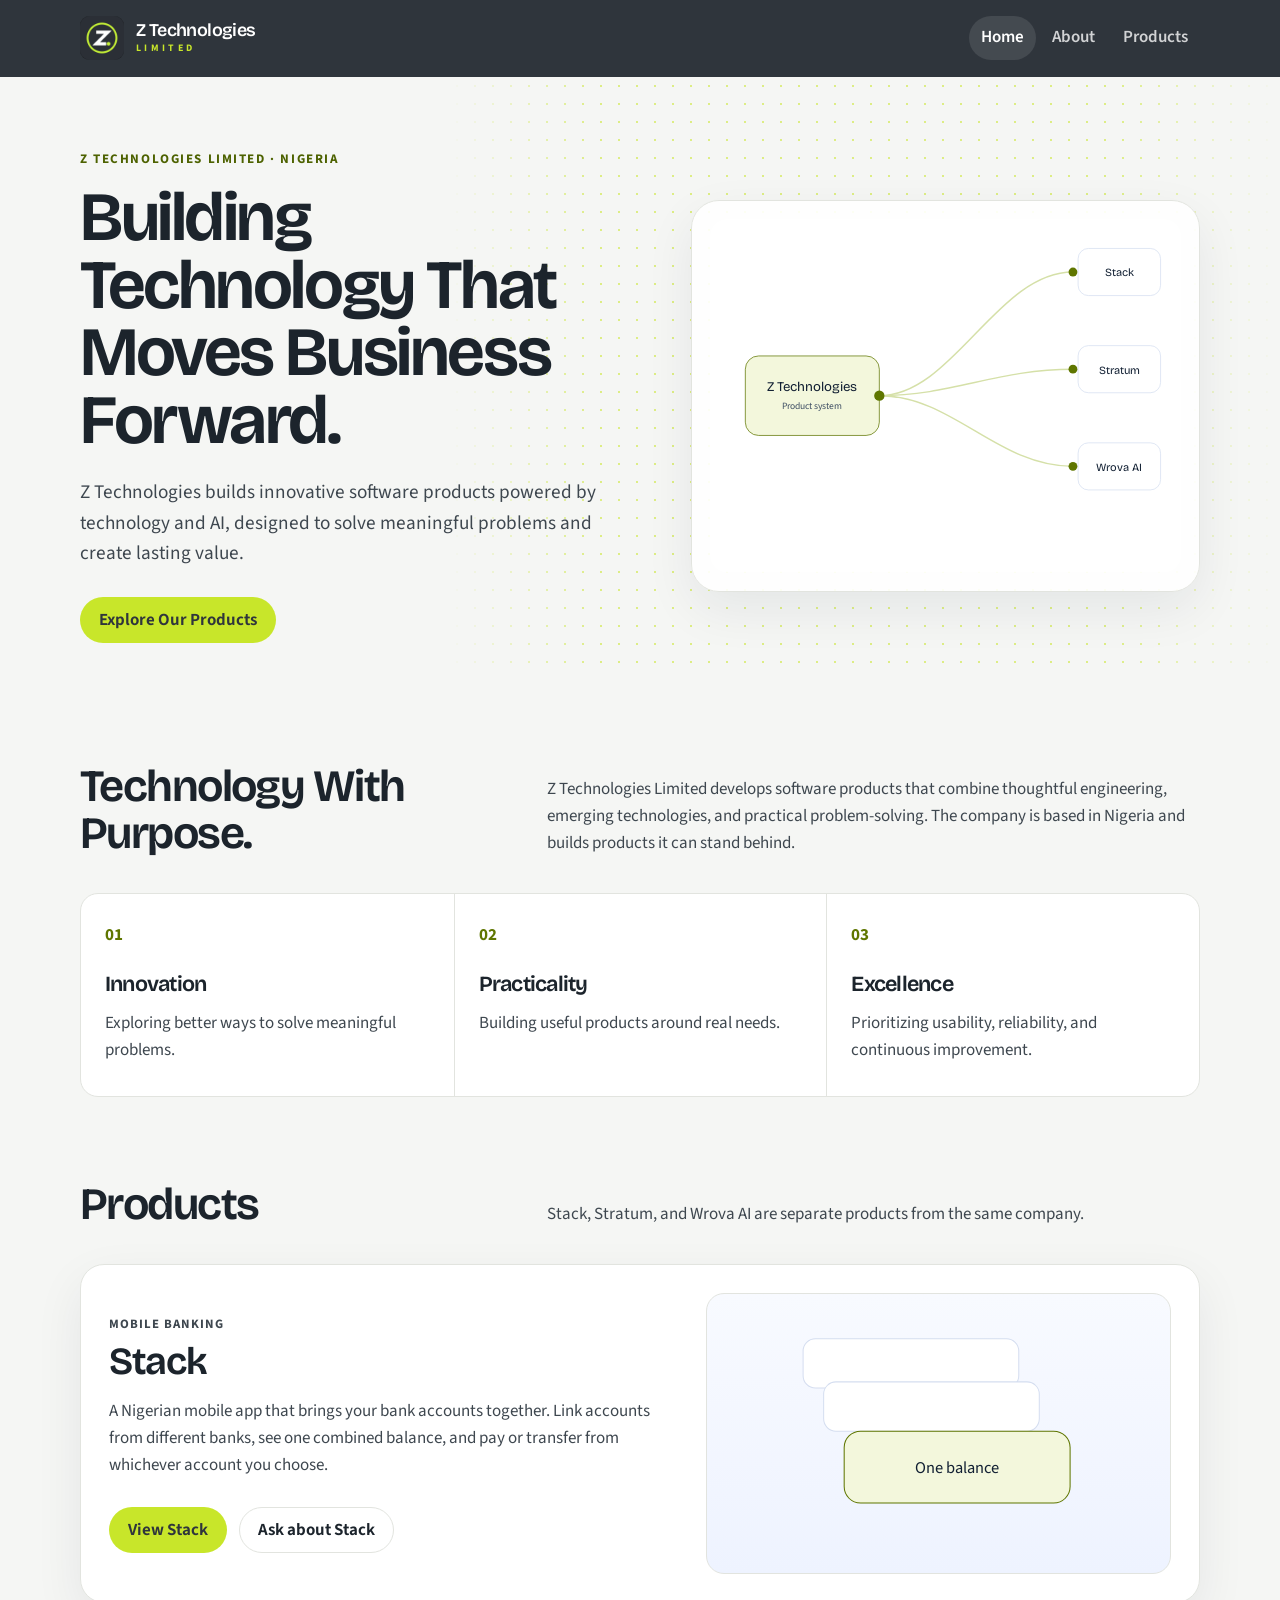
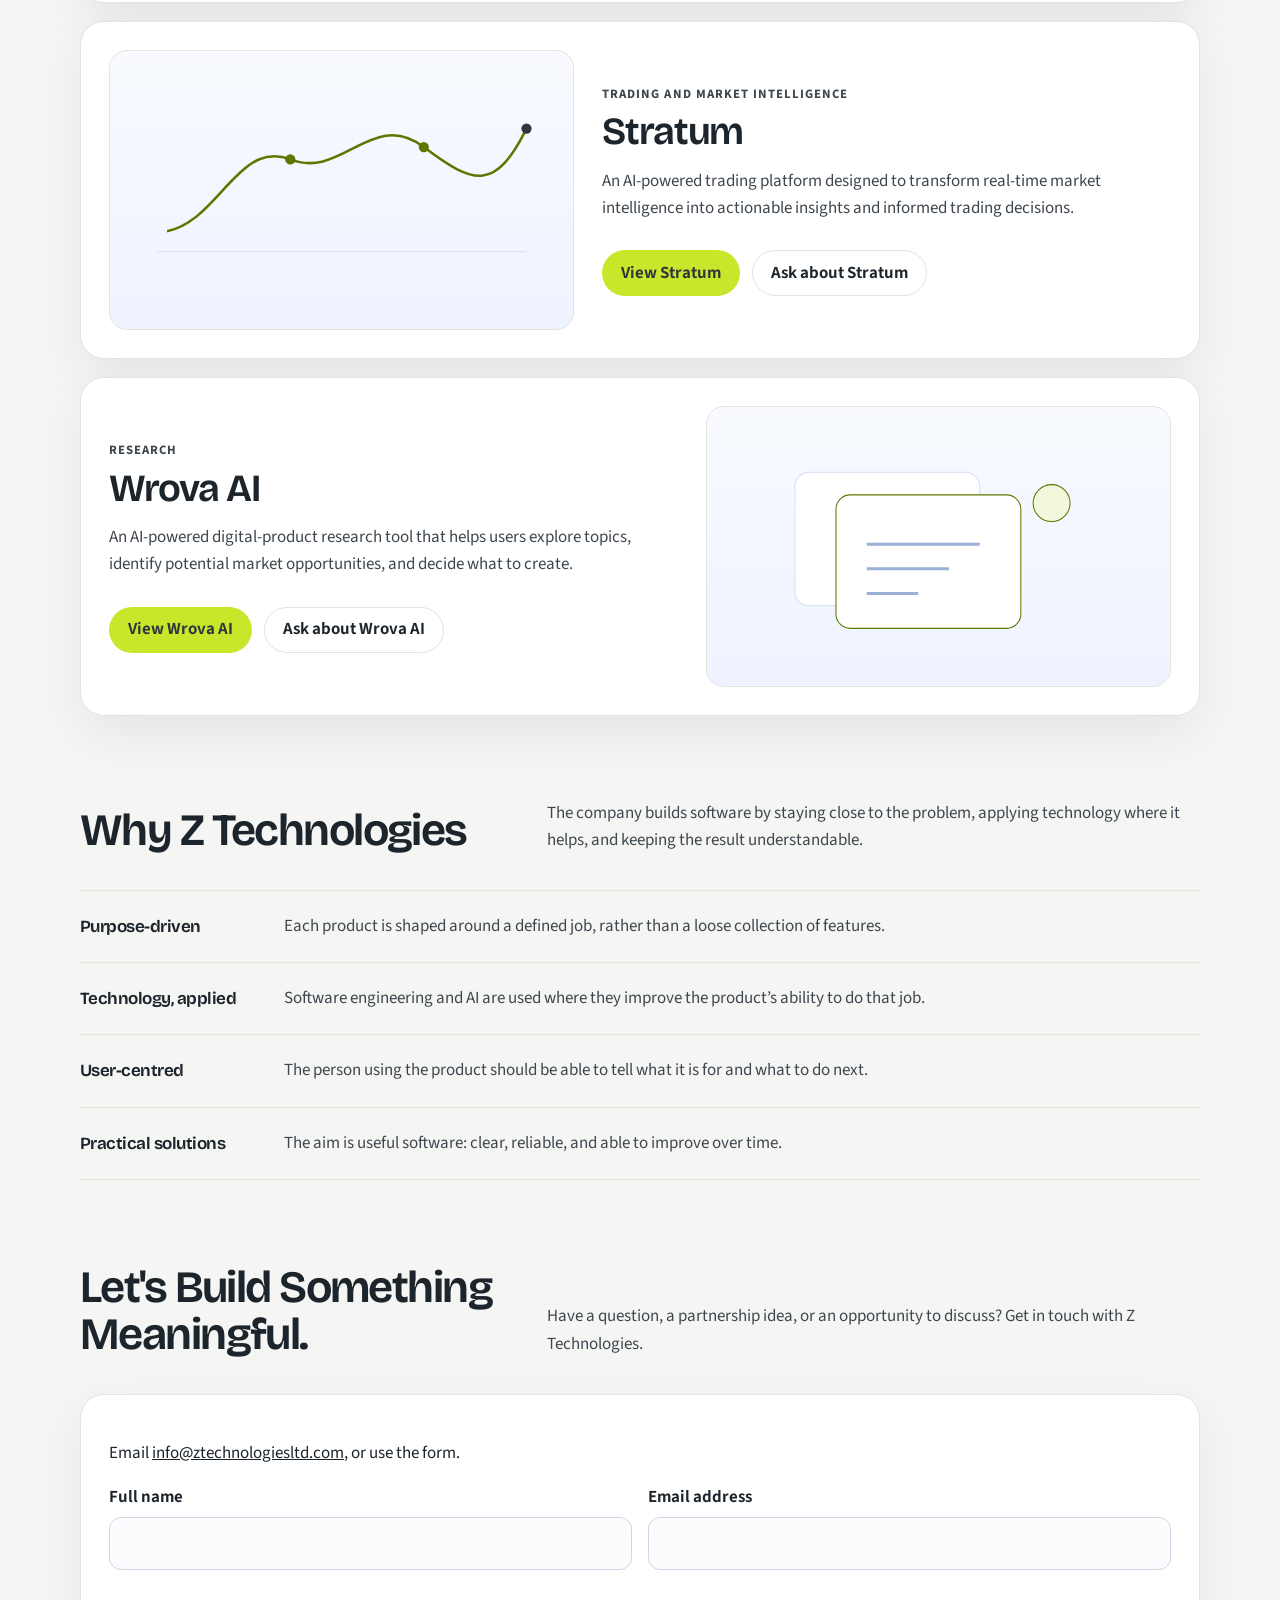
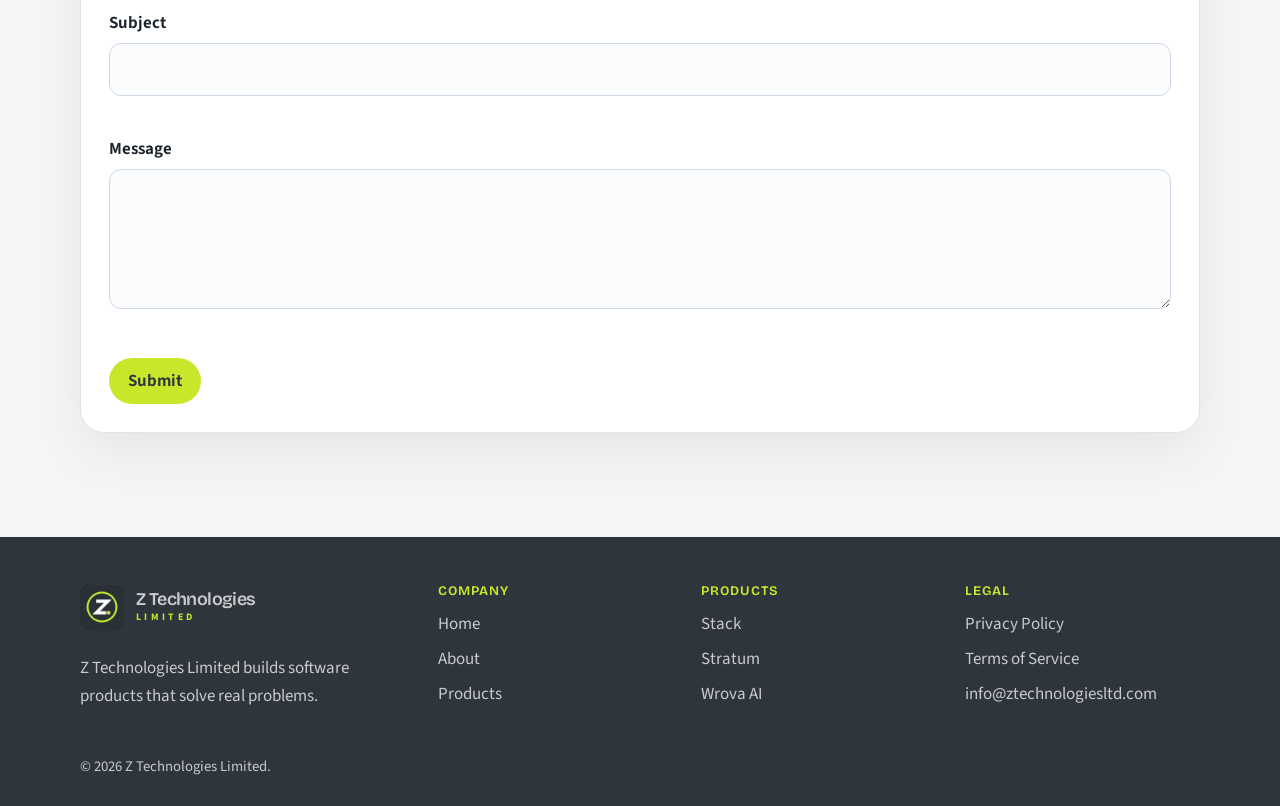
<file: index.html>
<!DOCTYPE html>
<html lang="en">
<head>
  <meta charset="utf-8">
  <meta name="viewport" content="width=device-width, initial-scale=1">
  <title>Z Technologies — Software products</title>
  <meta name="description" content="Z Technologies Limited builds software products powered by technology and AI, including Stack, Stratum, and Wrova AI.">
  <link rel="canonical" href="https://ztechnologiesltd.com/">
  <meta property="og:type" content="website">
  <meta property="og:title" content="Z Technologies — Software products">
  <meta property="og:description" content="Z Technologies builds innovative software products powered by technology and AI.">
  <meta property="og:url" content="https://ztechnologiesltd.com/">
  <meta name="theme-color" content="#2f353c">
  <link rel="icon" href="/favicon.png" type="image/png">
  <link rel="apple-touch-icon" href="/img/apple-touch-icon.png">
  <link rel="preconnect" href="https://fonts.googleapis.com">
  <link rel="preconnect" href="https://fonts.gstatic.com" crossorigin>
  <link href="https://fonts.googleapis.com/css2?family=Bricolage+Grotesque:opsz,wght@12..96,500;12..96,600;12..96,700&family=Source+Sans+3:ital,wght@0,400;0,500;0,600;0,700;1,400&display=swap" rel="stylesheet">
  <link rel="stylesheet" href="/css/site.css">
  <script>document.documentElement.classList.add("js")</script>
  <script type="application/ld+json">
  {
    "@context": "https://schema.org",
    "@type": "Organization",
    "name": "Z Technologies Limited",
    "alternateName": "Z Technologies",
    "url": "https://ztechnologiesltd.com",
    "email": "info@ztechnologiesltd.com",
    "address": { "@type": "PostalAddress", "addressCountry": "NG" }
  }
  </script>
</head>
<body>
  <a class="skip" href="#content">Skip to content</a>
  <header class="header">
    <div class="shell header-bar">
      <a class="wordmark" href="/">
        <span class="mark" aria-hidden="true"><img src="/img/monogram.png" alt="" width="44" height="44"></span><span class="wordmark-text"><span class="wordmark-name">Z Technologies</span><span class="wordmark-legal">Limited</span></span>
      </a>
      <button class="nav-toggle" type="button" aria-expanded="false" aria-controls="site-nav" aria-label="Menu"><span class="nav-trays" aria-hidden="true"></span></button>
      <nav class="nav-links" id="site-nav" aria-label="Primary">
        <a href="/" aria-current="page">Home</a>
        <a href="/about/">About</a>
        <a href="/products/">Products</a>
      </nav>
    </div>
  </header>
  <main id="content">
    <section class="hero">
      <div class="shell hero-grid">
        <div>
          <p class="kicker">Z Technologies Limited · Nigeria</p>
          <h1>Building Technology That Moves Business Forward.</h1>
          <p class="lede">Z Technologies builds innovative software products powered by technology and AI, designed to solve meaningful problems and create lasting value.</p>
          <div class="actions">
            <a class="btn btn-primary" href="/products/">Explore Our Products</a>
          </div>
        </div>
        <div class="hero-card">
          <svg viewBox="0 0 640 480" role="img" aria-label="Z Technologies connected to Stack, Stratum, and Wrova AI">
            <rect x="1" y="1" width="638" height="478" rx="22" fill="#ffffff"/>
            <path d="M230 240 C330 240 390 72 493 72" fill="none" stroke="#d5e0a8" stroke-width="2"/>
            <path d="M230 240 C330 240 390 204 493 204" fill="none" stroke="#d5e0a8" stroke-width="2"/>
            <path d="M230 240 C330 240 390 336 493 336" fill="none" stroke="#d5e0a8" stroke-width="2"/>
            <rect x="48" y="186" width="182" height="108" rx="18" fill="#f3f7dc" stroke="#5f7600"/>
            <text x="139" y="234" text-anchor="middle" fill="#122033" font-family="Bricolage Grotesque, Segoe UI, sans-serif" font-size="18">Z Technologies</text>
            <text x="139" y="258" text-anchor="middle" fill="#3e4e63" font-family="Source Sans 3, Segoe UI, sans-serif" font-size="13">Product system</text>
            <rect x="500" y="40" width="112" height="64" rx="14" fill="#ffffff" stroke="#d5def0"/>
            <text x="556" y="78" text-anchor="middle" fill="#122033" font-family="Bricolage Grotesque, Segoe UI, sans-serif" font-size="15">Stack</text>
            <rect x="500" y="172" width="112" height="64" rx="14" fill="#ffffff" stroke="#d5def0"/>
            <text x="556" y="210" text-anchor="middle" fill="#122033" font-family="Bricolage Grotesque, Segoe UI, sans-serif" font-size="15">Stratum</text>
            <rect x="500" y="304" width="112" height="64" rx="14" fill="#ffffff" stroke="#d5def0"/>
            <text x="556" y="342" text-anchor="middle" fill="#122033" font-family="Bricolage Grotesque, Segoe UI, sans-serif" font-size="15">Wrova AI</text>
            <circle cx="230" cy="240" r="7" fill="#5f7600"/>
            <circle cx="493" cy="72" r="6" fill="#5f7600"/>
            <circle cx="493" cy="204" r="6" fill="#5f7600"/>
            <circle cx="493" cy="336" r="6" fill="#5f7600"/>
          </svg>
        </div>
      </div>
    </section>

    <section class="section" id="about">
      <div class="shell">
        <div class="section-head">
          <h2>Technology With Purpose.</h2>
          <p>Z Technologies Limited develops software products that combine thoughtful engineering, emerging technologies, and practical problem-solving. The company is based in Nigeria and builds products it can stand behind.</p>
        </div>
        <div class="principles">
          <article class="principle">
            <span>01</span>
            <h3>Innovation</h3>
            <p>Exploring better ways to solve meaningful problems.</p>
          </article>
          <article class="principle">
            <span>02</span>
            <h3>Practicality</h3>
            <p>Building useful products around real needs.</p>
          </article>
          <article class="principle">
            <span>03</span>
            <h3>Excellence</h3>
            <p>Prioritizing usability, reliability, and continuous improvement.</p>
          </article>
        </div>
      </div>
    </section>

    <section class="section" id="products" style="padding-top:0">
      <div class="shell">
        <div class="section-head">
          <h2>Products</h2>
          <p>Stack, Stratum, and Wrova AI are separate products from the same company.</p>
        </div>
        <div class="products">
          <article class="product" id="stack">
            <div class="product-copy">
              <p class="product-kicker">Mobile banking</p>
              <h3 class="product-name">Stack</h3>
              <p>A Nigerian mobile app that brings your bank accounts together. Link accounts from different banks, see one combined balance, and pay or transfer from whichever account you choose.</p>
              <div class="actions">
                <a class="btn btn-primary" href="/products/#stack">View Stack</a>
                <a class="btn btn-secondary" href="/contact/?topic=Stack">Ask about Stack</a>
              </div>
            </div>
            <div class="visual" aria-hidden="true">
              <svg viewBox="0 0 420 240">
                <rect x="78" y="28" width="210" height="48" rx="12" fill="#ffffff" stroke="#d5def0"/>
                <rect x="98" y="70" width="210" height="48" rx="12" fill="#ffffff" stroke="#d5def0"/>
                <rect x="118" y="118" width="220" height="70" rx="16" fill="#f3f7dc" stroke="#5f7600"/>
                <text x="228" y="159" text-anchor="middle" fill="#122033" font-family="Source Sans 3, Segoe UI, sans-serif" font-size="16">One balance</text>
              </svg>
            </div>
          </article>
          <article class="product reverse" id="stratum">
            <div class="product-copy">
              <p class="product-kicker">Trading and market intelligence</p>
              <h3 class="product-name">Stratum</h3>
              <p>An AI-powered trading platform designed to transform real-time market intelligence into actionable insights and informed trading decisions.</p>
              <div class="actions">
                <a class="btn btn-primary" href="/products/#stratum">View Stratum</a>
                <a class="btn btn-secondary" href="/contact/?topic=Stratum">Ask about Stratum</a>
              </div>
            </div>
            <div class="visual" aria-hidden="true">
              <svg viewBox="0 0 420 240">
                <path d="M30 180 H390" stroke="#d5def0"/>
                <path d="M40 160 C90 150 110 70 160 90 S240 40 290 78 360 120 390 60" fill="none" stroke="#5f7600" stroke-width="2.5"/>
                <circle cx="160" cy="90" r="5" fill="#5f7600"/>
                <circle cx="290" cy="78" r="5" fill="#5f7600"/>
                <circle cx="390" cy="60" r="5" fill="#2f353c"/>
              </svg>
            </div>
          </article>
          <article class="product" id="wrova">
            <div class="product-copy">
              <p class="product-kicker">Research</p>
              <h3 class="product-name">Wrova AI</h3>
              <p>An AI-powered digital-product research tool that helps users explore topics, identify potential market opportunities, and decide what to create.</p>
              <div class="actions">
                <a class="btn btn-primary" href="/products/#wrova">View Wrova AI</a>
                <a class="btn btn-secondary" href="/contact/?topic=Wrova AI">Ask about Wrova AI</a>
              </div>
            </div>
            <div class="visual" aria-hidden="true">
              <svg viewBox="0 0 420 240">
                <rect x="70" y="48" width="180" height="130" rx="14" fill="#ffffff" stroke="#d5def0"/>
                <rect x="110" y="70" width="180" height="130" rx="14" fill="#ffffff" stroke="#5f7600"/>
                <path d="M140 118 H250 M140 142 H220 M140 166 H190" stroke="#9aafd6" stroke-width="3"/>
                <circle cx="320" cy="78" r="18" fill="#f3f7dc" stroke="#5f7600"/>
              </svg>
            </div>
          </article>
        </div>
      </div>
    </section>

    <section class="section" id="approach" style="padding-top:0">
      <div class="shell">
        <div class="section-head">
          <h2>Why Z Technologies</h2>
          <p>The company builds software by staying close to the problem, applying technology where it helps, and keeping the result understandable.</p>
        </div>
        <div class="reasons">
          <article class="reason">
            <strong>Purpose-driven</strong>
            <p>Each product is shaped around a defined job, rather than a loose collection of features.</p>
          </article>
          <article class="reason">
            <strong>Technology, applied</strong>
            <p>Software engineering and AI are used where they improve the product’s ability to do that job.</p>
          </article>
          <article class="reason">
            <strong>User-centred</strong>
            <p>The person using the product should be able to tell what it is for and what to do next.</p>
          </article>
          <article class="reason">
            <strong>Practical solutions</strong>
            <p>The aim is useful software: clear, reliable, and able to improve over time.</p>
          </article>
        </div>
      </div>
    </section>

    <section class="section" id="contact" style="padding-top:0">
      <div class="shell">
        <div class="section-head">
          <h2>Let's Build Something Meaningful.</h2>
          <p>Have a question, a partnership idea, or an opportunity to discuss? Get in touch with Z Technologies.</p>
        </div>
        <div class="form-card">
          <p>Email <a href="mailto:info@ztechnologiesltd.com">info@ztechnologiesltd.com</a>, or use the form.</p>
          <form class="form-grid" action="mailto:info@ztechnologiesltd.com" method="post" enctype="text/plain" data-contact-form novalidate>
            <div class="form-row">
              <div>
                <label for="name">Full name</label>
                <input id="name" name="name" type="text" autocomplete="name" required>
                <p class="field-error" data-error="name"></p>
              </div>
              <div>
                <label for="email">Email address</label>
                <input id="email" name="email" type="email" autocomplete="email" required>
                <p class="field-error" data-error="email"></p>
              </div>
            </div>
            <div>
              <label for="subject">Subject</label>
              <input id="subject" name="subject" type="text" required>
              <p class="field-error" data-error="subject"></p>
            </div>
            <div>
              <label for="message">Message</label>
              <textarea id="message" name="message" required></textarea>
              <p class="field-error" data-error="message"></p>
            </div>
            <p class="form-status" data-form-status hidden></p>
            <div><button class="btn btn-primary" type="submit">Submit</button></div>
          </form>
        </div>
      </div>
    </section>
  </main>
  <footer class="footer">
    <div class="shell footer-grid">
      <div>
        <a class="wordmark" href="/"><span class="mark" aria-hidden="true"><img src="/img/monogram.png" alt="" width="44" height="44"></span><span class="wordmark-text"><span class="wordmark-name">Z Technologies</span><span class="wordmark-legal">Limited</span></span></a>
        <p>Z Technologies Limited builds software products that solve real problems.</p>
      </div>
      <div>
        <h2>Company</h2>
        <ul>
          <li><a href="/">Home</a></li>
          <li><a href="/about/">About</a></li>
          <li><a href="/products/">Products</a></li>
        </ul>
      </div>
      <div>
        <h2>Products</h2>
        <ul>
          <li><a href="/products/#stack">Stack</a></li>
          <li><a href="/products/#stratum">Stratum</a></li>
          <li><a href="/products/#wrova">Wrova AI</a></li>
        </ul>
      </div>
      <div>
        <h2>Legal</h2>
        <ul>
          <li><a href="/privacy/">Privacy Policy</a></li>
          <li><a href="/terms/">Terms of Service</a></li>
          <li><a href="mailto:info@ztechnologiesltd.com">info@ztechnologiesltd.com</a></li>
        </ul>
      </div>
    </div>
    <div class="shell"><p class="legal-line">© <span data-year>2026</span> Z Technologies Limited.</p></div>
  </footer>
  <script src="/js/site.js"></script>
</body>
</html>
</file>
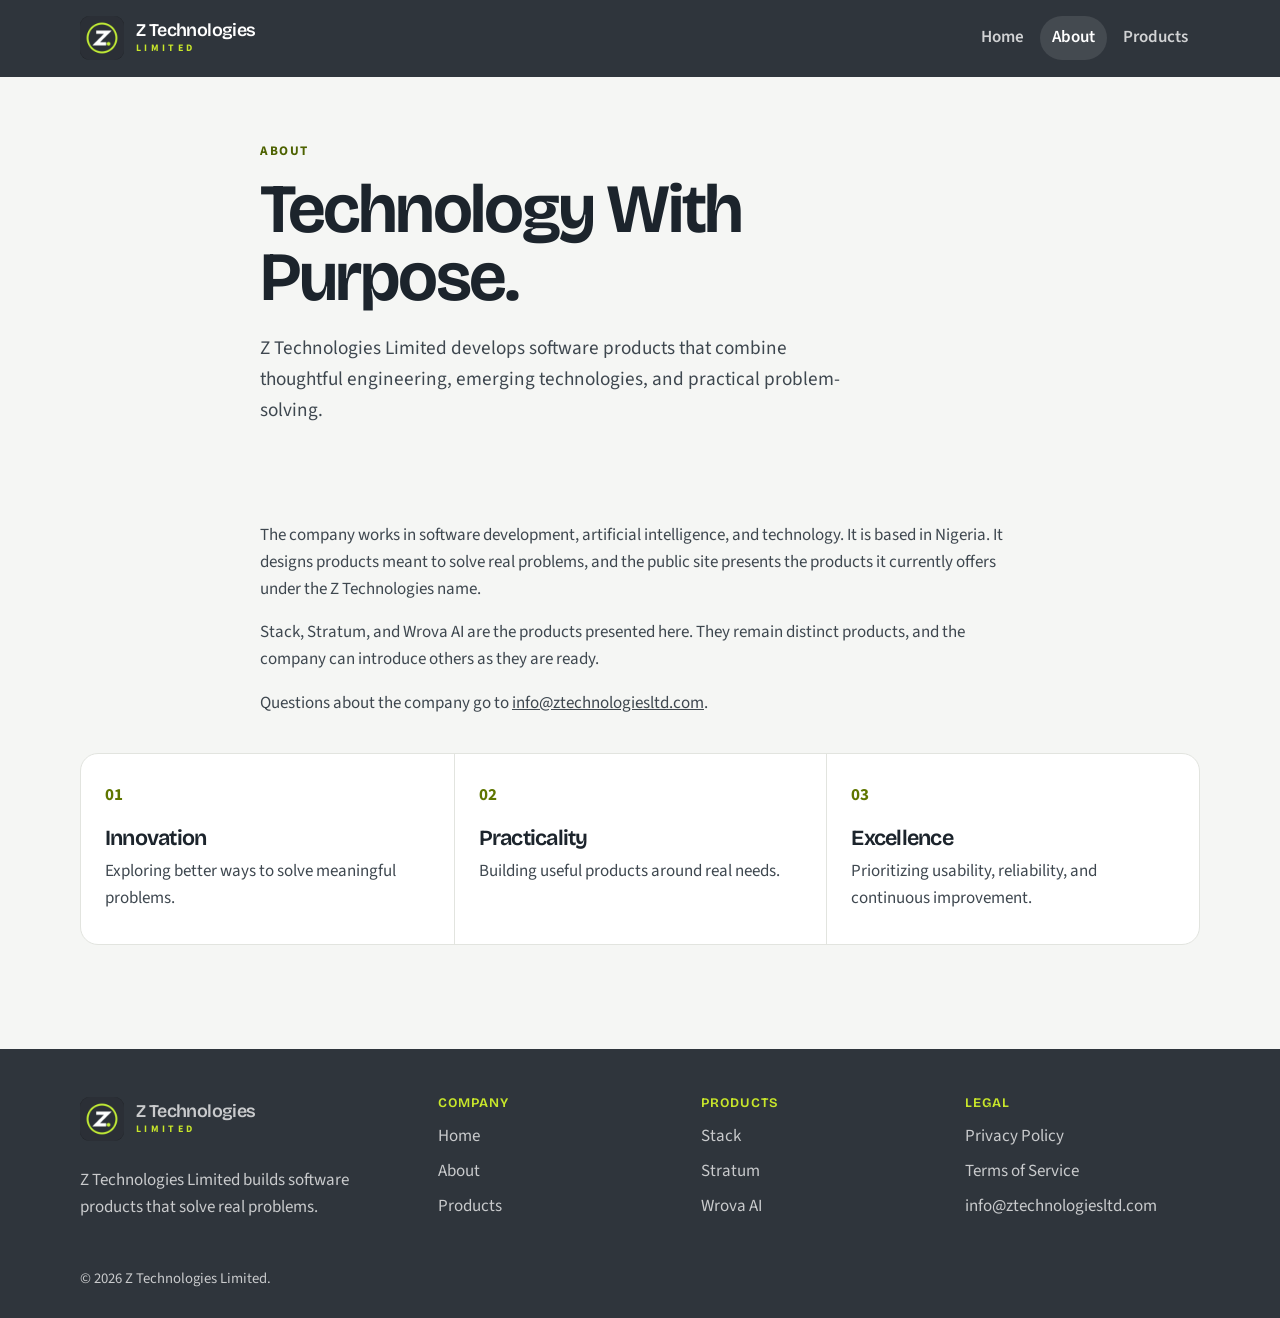
<file: about/index.html>
<!DOCTYPE html>
<html lang="en">
<head>
  <meta charset="utf-8">
  <meta name="viewport" content="width=device-width, initial-scale=1">
  <title>About — Z Technologies</title>
  <meta name="description" content="Z Technologies Limited is a technology company that develops software products, including Stack, Stratum, and Wrova AI.">
  <link rel="canonical" href="https://ztechnologiesltd.com/about/">
  <meta property="og:type" content="website">
  <meta property="og:title" content="About — Z Technologies">
  <meta property="og:description" content="A technology company in Nigeria developing software products through engineering and AI.">
  <meta property="og:url" content="https://ztechnologiesltd.com/about/">
  <meta name="theme-color" content="#2f353c">
  <link rel="icon" href="/favicon.png" type="image/png">
  <link rel="apple-touch-icon" href="/img/apple-touch-icon.png">
  <link rel="preconnect" href="https://fonts.googleapis.com">
  <link rel="preconnect" href="https://fonts.gstatic.com" crossorigin>
  <link href="https://fonts.googleapis.com/css2?family=Bricolage+Grotesque:opsz,wght@12..96,500;12..96,600;12..96,700&family=Source+Sans+3:ital,wght@0,400;0,500;0,600;0,700;1,400&display=swap" rel="stylesheet">
  <link rel="stylesheet" href="/css/site.css">
  <script>document.documentElement.classList.add("js")</script>
</head>
<body>
  <a class="skip" href="#content">Skip to content</a>
  <header class="header">
    <div class="shell header-bar">
      <a class="wordmark" href="/"><span class="mark" aria-hidden="true"><img src="/img/monogram.png" alt="" width="44" height="44"></span><span class="wordmark-text"><span class="wordmark-name">Z Technologies</span><span class="wordmark-legal">Limited</span></span></a>
      <button class="nav-toggle" type="button" aria-expanded="false" aria-controls="site-nav" aria-label="Menu"><span class="nav-trays" aria-hidden="true"></span></button>
      <nav class="nav-links" id="site-nav" aria-label="Primary">
        <a href="/">Home</a>
        <a href="/about/" aria-current="page">About</a>
        <a href="/products/">Products</a>
      </nav>
    </div>
  </header>
  <main id="content">
    <section class="page-intro">
      <div class="shell narrow">
        <p class="kicker">About</p>
        <h1>Technology With Purpose.</h1>
        <p class="lede">Z Technologies Limited develops software products that combine thoughtful engineering, emerging technologies, and practical problem-solving.</p>
      </div>
    </section>
    <section class="section">
      <div class="shell narrow prose">
        <p>The company works in software development, artificial intelligence, and technology. It is based in Nigeria. It designs products meant to solve real problems, and the public site presents the products it currently offers under the Z Technologies name.</p>
        <p>Stack, Stratum, and Wrova AI are the products presented here. They remain distinct products, and the company can introduce others as they are ready.</p>
        <p>Questions about the company go to <a href="mailto:info@ztechnologiesltd.com">info@ztechnologiesltd.com</a>.</p>
      </div>
      <div class="shell" style="margin-top:36px">
        <div class="principles">
          <article class="principle">
            <span>01</span>
            <h2 style="font-size:1.35rem">Innovation</h2>
            <p>Exploring better ways to solve meaningful problems.</p>
          </article>
          <article class="principle">
            <span>02</span>
            <h2 style="font-size:1.35rem">Practicality</h2>
            <p>Building useful products around real needs.</p>
          </article>
          <article class="principle">
            <span>03</span>
            <h2 style="font-size:1.35rem">Excellence</h2>
            <p>Prioritizing usability, reliability, and continuous improvement.</p>
          </article>
        </div>
      </div>
    </section>
  </main>
  <footer class="footer">
    <div class="shell footer-grid">
      <div>
        <a class="wordmark" href="/"><span class="mark" aria-hidden="true"><img src="/img/monogram.png" alt="" width="44" height="44"></span><span class="wordmark-text"><span class="wordmark-name">Z Technologies</span><span class="wordmark-legal">Limited</span></span></a>
        <p>Z Technologies Limited builds software products that solve real problems.</p>
      </div>
      <div>
        <h2>Company</h2>
        <ul>
          <li><a href="/">Home</a></li>
          <li><a href="/about/">About</a></li>
          <li><a href="/products/">Products</a></li>
        </ul>
      </div>
      <div>
        <h2>Products</h2>
        <ul>
          <li><a href="/products/#stack">Stack</a></li>
          <li><a href="/products/#stratum">Stratum</a></li>
          <li><a href="/products/#wrova">Wrova AI</a></li>
        </ul>
      </div>
      <div>
        <h2>Legal</h2>
        <ul>
          <li><a href="/privacy/">Privacy Policy</a></li>
          <li><a href="/terms/">Terms of Service</a></li>
          <li><a href="mailto:info@ztechnologiesltd.com">info@ztechnologiesltd.com</a></li>
        </ul>
      </div>
    </div>
    <div class="shell"><p class="legal-line">© <span data-year>2026</span> Z Technologies Limited.</p></div>
  </footer>
  <script src="/js/site.js"></script>
</body>
</html>
</file>
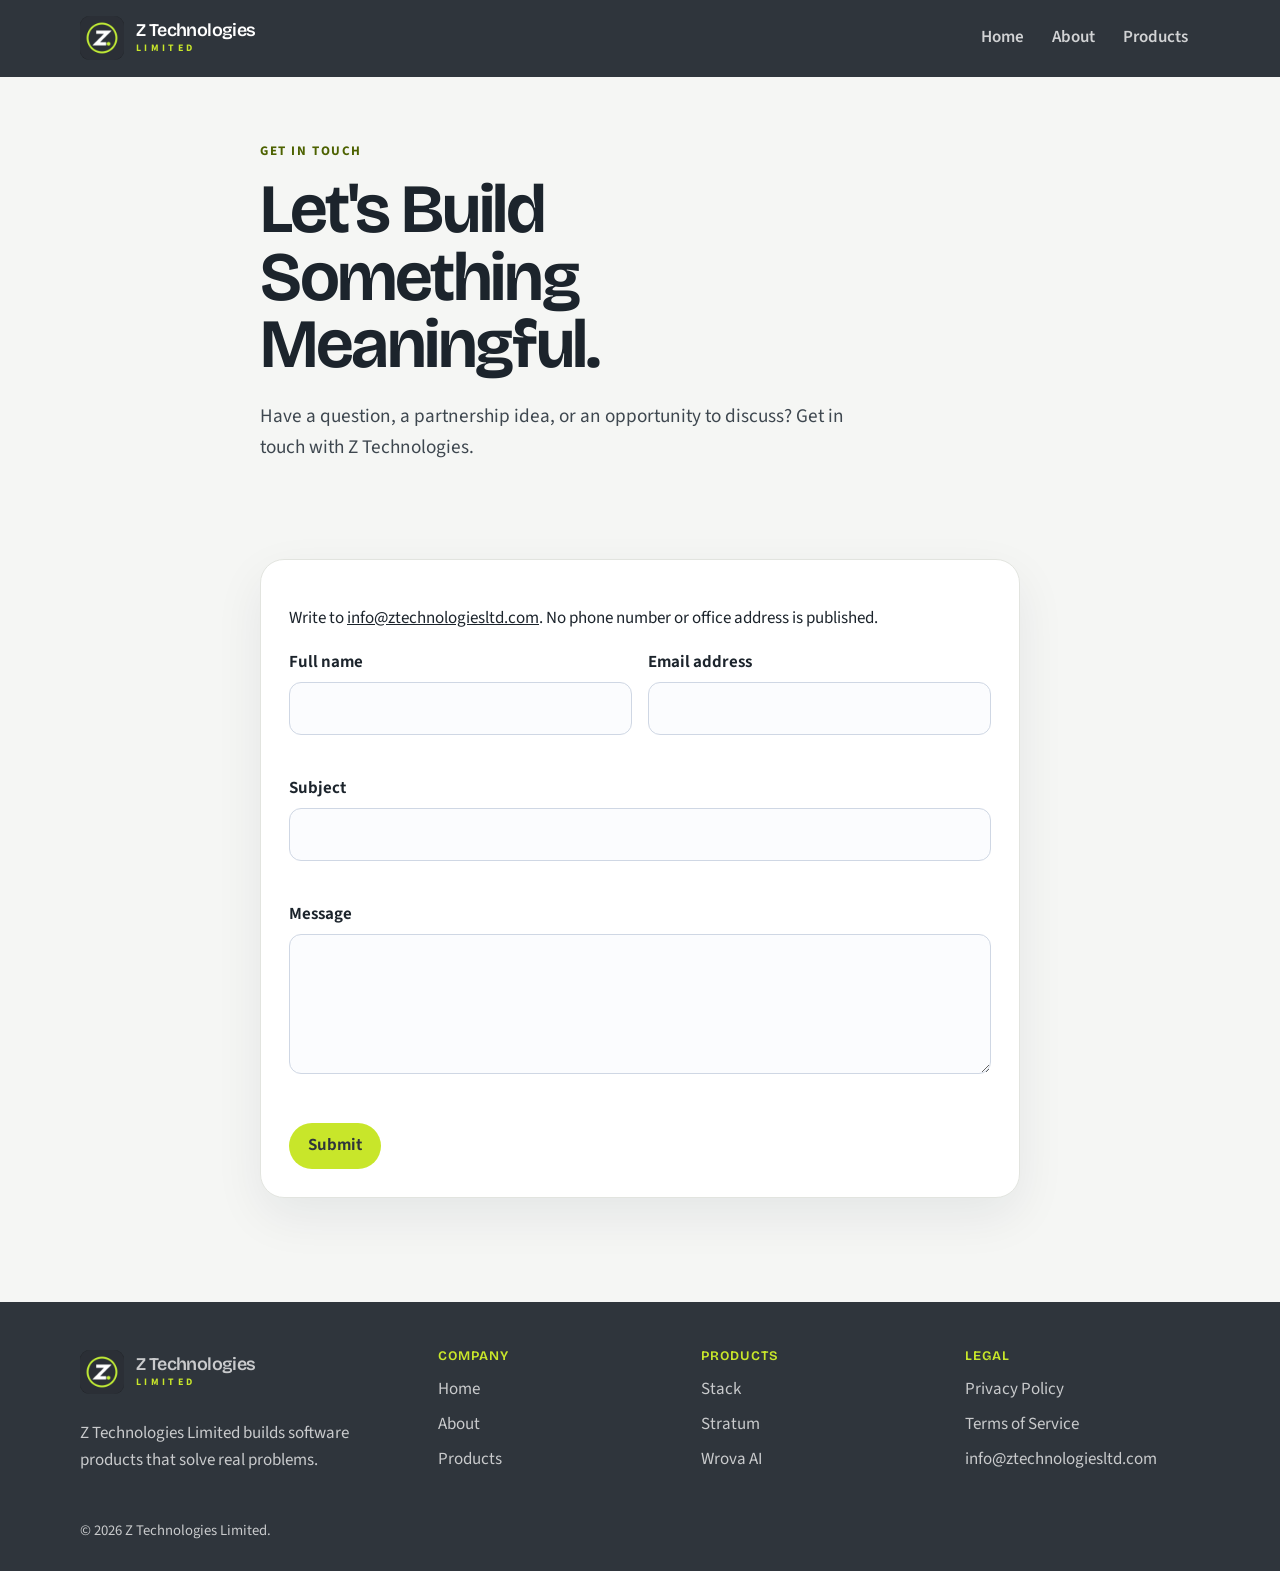
<file: contact/index.html>
<!DOCTYPE html>
<html lang="en">
<head>
  <meta charset="utf-8">
  <meta name="viewport" content="width=device-width, initial-scale=1">
  <title>Get in Touch — Z Technologies</title>
  <meta name="description" content="Contact Z Technologies Limited at info@ztechnologiesltd.com.">
  <link rel="canonical" href="https://ztechnologiesltd.com/contact/">
  <meta property="og:type" content="website">
  <meta property="og:title" content="Get in Touch — Z Technologies">
  <meta property="og:description" content="Questions, partnership ideas, and product enquiries for Z Technologies.">
  <meta property="og:url" content="https://ztechnologiesltd.com/contact/">
  <meta name="theme-color" content="#2f353c">
  <link rel="icon" href="/favicon.png" type="image/png">
  <link rel="apple-touch-icon" href="/img/apple-touch-icon.png">
  <link rel="preconnect" href="https://fonts.googleapis.com">
  <link rel="preconnect" href="https://fonts.gstatic.com" crossorigin>
  <link href="https://fonts.googleapis.com/css2?family=Bricolage+Grotesque:opsz,wght@12..96,500;12..96,600;12..96,700&family=Source+Sans+3:ital,wght@0,400;0,500;0,600;0,700;1,400&display=swap" rel="stylesheet">
  <link rel="stylesheet" href="/css/site.css">
  <script>document.documentElement.classList.add("js")</script>
</head>
<body>
  <a class="skip" href="#content">Skip to content</a>
  <header class="header">
    <div class="shell header-bar">
      <a class="wordmark" href="/"><span class="mark" aria-hidden="true"><img src="/img/monogram.png" alt="" width="44" height="44"></span><span class="wordmark-text"><span class="wordmark-name">Z Technologies</span><span class="wordmark-legal">Limited</span></span></a>
      <button class="nav-toggle" type="button" aria-expanded="false" aria-controls="site-nav" aria-label="Menu"><span class="nav-trays" aria-hidden="true"></span></button>
      <nav class="nav-links" id="site-nav" aria-label="Primary">
        <a href="/">Home</a>
        <a href="/about/">About</a>
        <a href="/products/">Products</a>
      </nav>
    </div>
  </header>
  <main id="content">
    <section class="page-intro">
      <div class="shell narrow">
        <p class="kicker">Get in Touch</p>
        <h1>Let's Build Something Meaningful.</h1>
        <p class="lede">Have a question, a partnership idea, or an opportunity to discuss? Get in touch with Z Technologies.</p>
      </div>
    </section>
    <section class="section">
      <div class="shell form-card" style="max-width:760px">
        <p>Write to <a href="mailto:info@ztechnologiesltd.com">info@ztechnologiesltd.com</a>. No phone number or office address is published.</p>
        <form class="form-grid" action="mailto:info@ztechnologiesltd.com" method="post" enctype="text/plain" data-contact-form novalidate>
          <div class="form-row">
            <div>
              <label for="name">Full name</label>
              <input id="name" name="name" type="text" autocomplete="name" required>
              <p class="field-error" data-error="name"></p>
            </div>
            <div>
              <label for="email">Email address</label>
              <input id="email" name="email" type="email" autocomplete="email" required>
              <p class="field-error" data-error="email"></p>
            </div>
          </div>
          <div>
            <label for="subject">Subject</label>
            <input id="subject" name="subject" type="text" required>
            <p class="field-error" data-error="subject"></p>
          </div>
          <div>
            <label for="message">Message</label>
            <textarea id="message" name="message" required></textarea>
            <p class="field-error" data-error="message"></p>
          </div>
          <p class="form-status" data-form-status hidden></p>
          <div><button class="btn btn-primary" type="submit">Submit</button></div>
        </form>
      </div>
    </section>
  </main>
  <footer class="footer">
    <div class="shell footer-grid">
      <div>
        <a class="wordmark" href="/"><span class="mark" aria-hidden="true"><img src="/img/monogram.png" alt="" width="44" height="44"></span><span class="wordmark-text"><span class="wordmark-name">Z Technologies</span><span class="wordmark-legal">Limited</span></span></a>
        <p>Z Technologies Limited builds software products that solve real problems.</p>
      </div>
      <div>
        <h2>Company</h2>
        <ul>
          <li><a href="/">Home</a></li>
          <li><a href="/about/">About</a></li>
          <li><a href="/products/">Products</a></li>
        </ul>
      </div>
      <div>
        <h2>Products</h2>
        <ul>
          <li><a href="/products/#stack">Stack</a></li>
          <li><a href="/products/#stratum">Stratum</a></li>
          <li><a href="/products/#wrova">Wrova AI</a></li>
        </ul>
      </div>
      <div>
        <h2>Legal</h2>
        <ul>
          <li><a href="/privacy/">Privacy Policy</a></li>
          <li><a href="/terms/">Terms of Service</a></li>
          <li><a href="mailto:info@ztechnologiesltd.com">info@ztechnologiesltd.com</a></li>
        </ul>
      </div>
    </div>
    <div class="shell"><p class="legal-line">© <span data-year>2026</span> Z Technologies Limited.</p></div>
  </footer>
  <script src="/js/site.js"></script>
</body>
</html>
</file>
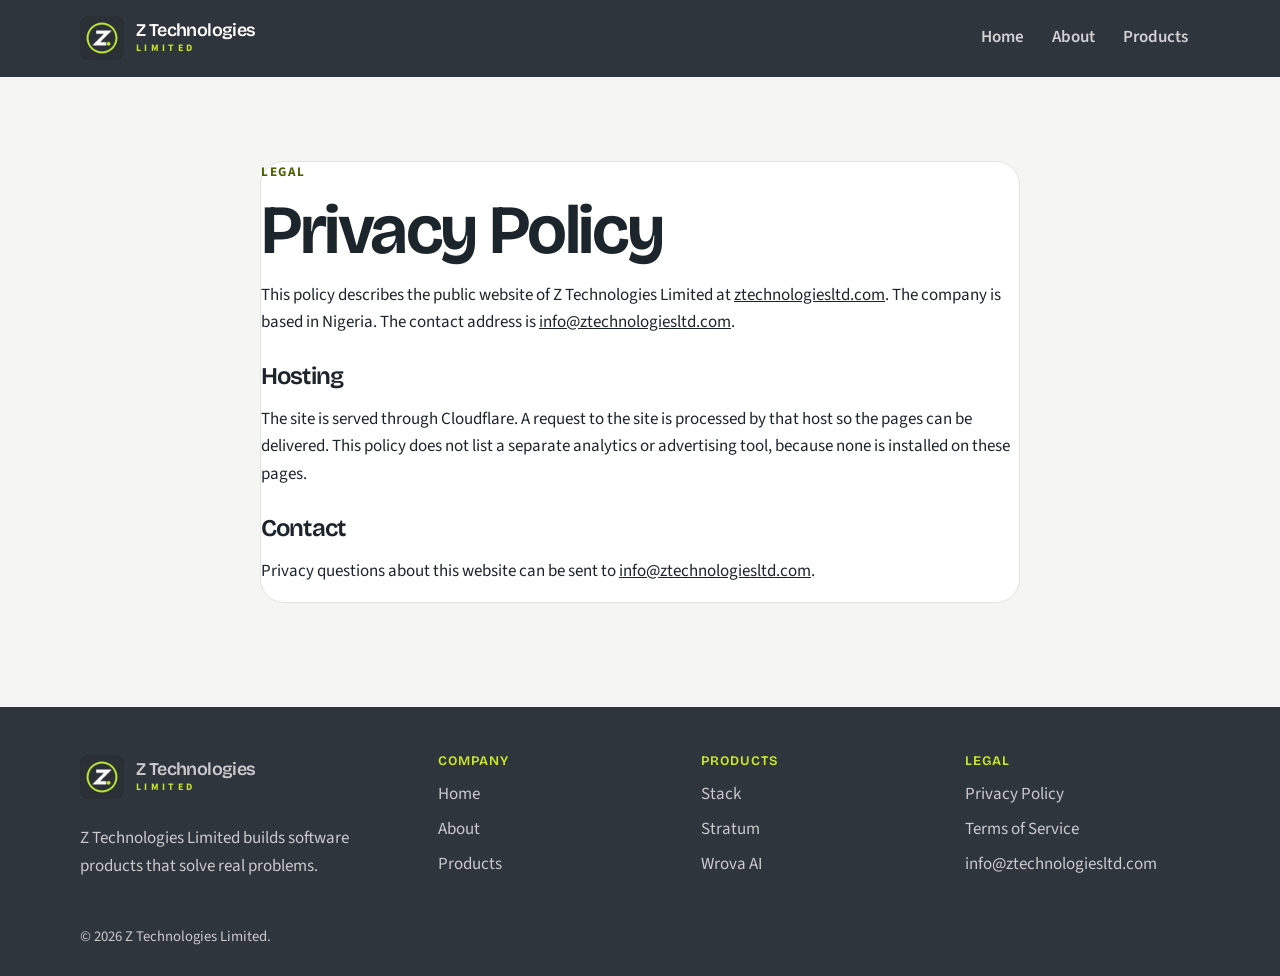
<file: privacy/index.html>
<!DOCTYPE html>
<html lang="en">
<head>
  <meta charset="utf-8">
  <meta name="viewport" content="width=device-width, initial-scale=1">
  <title>Privacy Policy — Z Technologies</title>
  <meta name="description" content="Privacy policy for the Z Technologies website.">
  <link rel="canonical" href="https://ztechnologiesltd.com/privacy/">
  <meta property="og:title" content="Privacy Policy — Z Technologies">
  <meta property="og:description" content="Privacy policy for ztechnologiesltd.com.">
  <meta property="og:url" content="https://ztechnologiesltd.com/privacy/">
  <meta property="og:type" content="website">
  <meta name="theme-color" content="#2f353c">
  <link rel="icon" href="/favicon.png" type="image/png">
  <link rel="apple-touch-icon" href="/img/apple-touch-icon.png">
  <link rel="preconnect" href="https://fonts.googleapis.com">
  <link rel="preconnect" href="https://fonts.gstatic.com" crossorigin>
  <link href="https://fonts.googleapis.com/css2?family=Bricolage+Grotesque:opsz,wght@12..96,500;12..96,600;12..96,700&family=Source+Sans+3:ital,wght@0,400;0,500;0,600;0,700;1,400&display=swap" rel="stylesheet">
  <link rel="stylesheet" href="/css/site.css">
  <script>document.documentElement.classList.add("js")</script>
</head>
<body>
  <a class="skip" href="#content">Skip to content</a>
  <header class="header">
    <div class="shell header-bar">
      <a class="wordmark" href="/"><span class="mark" aria-hidden="true"><img src="/img/monogram.png" alt="" width="44" height="44"></span><span class="wordmark-text"><span class="wordmark-name">Z Technologies</span><span class="wordmark-legal">Limited</span></span></a>
      <button class="nav-toggle" type="button" aria-expanded="false" aria-controls="site-nav" aria-label="Menu"><span class="nav-trays" aria-hidden="true"></span></button>
      <nav class="nav-links" id="site-nav" aria-label="Primary">
        <a href="/">Home</a>
        <a href="/about/">About</a>
        <a href="/products/">Products</a>
      </nav>
    </div>
  </header>
  <main id="content" class="section">
    <div class="shell legal narrow">
      <p class="kicker">Legal</p>
      <h1>Privacy Policy</h1>
      <p>This policy describes the public website of Z Technologies Limited at <a href="https://ztechnologiesltd.com">ztechnologiesltd.com</a>. The company is based in Nigeria. The contact address is <a href="mailto:info@ztechnologiesltd.com">info@ztechnologiesltd.com</a>.</p>
      <h2>Hosting</h2>
      <p>The site is served through Cloudflare. A request to the site is processed by that host so the pages can be delivered. This policy does not list a separate analytics or advertising tool, because none is installed on these pages.</p>
      <h2>Contact</h2>
      <p>Privacy questions about this website can be sent to <a href="mailto:info@ztechnologiesltd.com">info@ztechnologiesltd.com</a>.</p>
    </div>
  </main>
  <footer class="footer">
    <div class="shell footer-grid">
      <div>
        <a class="wordmark" href="/"><span class="mark" aria-hidden="true"><img src="/img/monogram.png" alt="" width="44" height="44"></span><span class="wordmark-text"><span class="wordmark-name">Z Technologies</span><span class="wordmark-legal">Limited</span></span></a>
        <p>Z Technologies Limited builds software products that solve real problems.</p>
      </div>
      <div>
        <h2>Company</h2>
        <ul>
          <li><a href="/">Home</a></li>
          <li><a href="/about/">About</a></li>
          <li><a href="/products/">Products</a></li>
        </ul>
      </div>
      <div>
        <h2>Products</h2>
        <ul>
          <li><a href="/products/#stack">Stack</a></li>
          <li><a href="/products/#stratum">Stratum</a></li>
          <li><a href="/products/#wrova">Wrova AI</a></li>
        </ul>
      </div>
      <div>
        <h2>Legal</h2>
        <ul>
          <li><a href="/privacy/">Privacy Policy</a></li>
          <li><a href="/terms/">Terms of Service</a></li>
          <li><a href="mailto:info@ztechnologiesltd.com">info@ztechnologiesltd.com</a></li>
        </ul>
      </div>
    </div>
    <div class="shell"><p class="legal-line">© <span data-year>2026</span> Z Technologies Limited.</p></div>
  </footer>
  <script src="/js/site.js"></script>
</body>
</html>
</file>
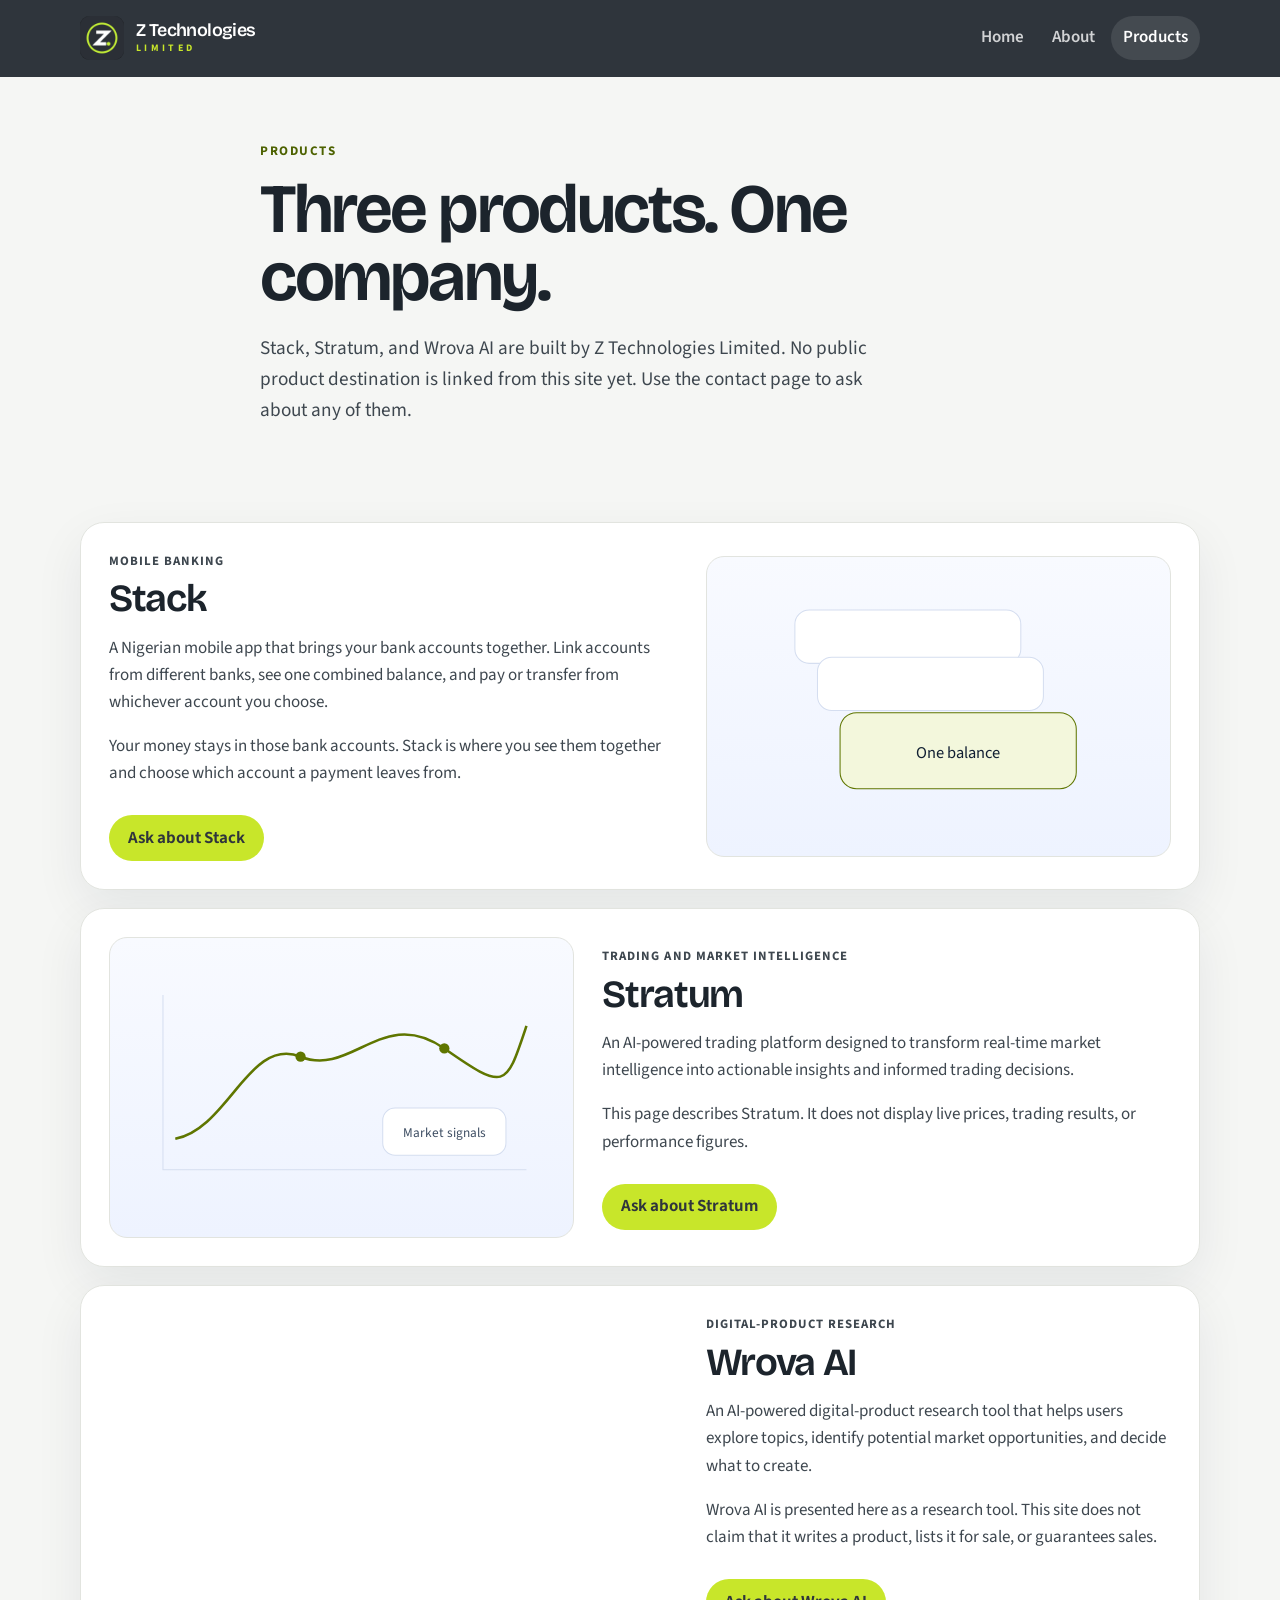
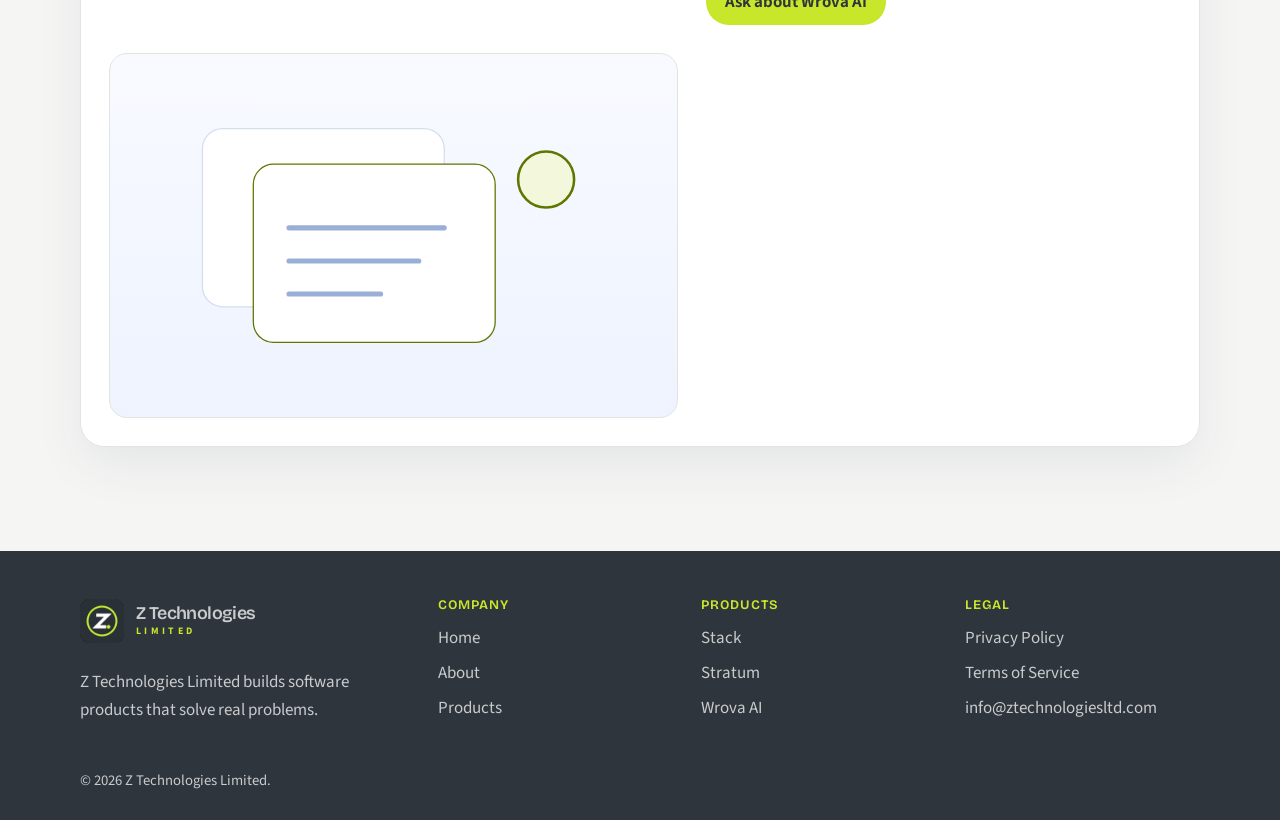
<file: products/index.html>
<!DOCTYPE html>
<html lang="en">
<head>
  <meta charset="utf-8">
  <meta name="viewport" content="width=device-width, initial-scale=1">
  <title>Products — Z Technologies</title>
  <meta name="description" content="Stack, Stratum, and Wrova AI are software products from Z Technologies Limited.">
  <link rel="canonical" href="https://ztechnologiesltd.com/products/">
  <meta property="og:type" content="website">
  <meta property="og:title" content="Products — Z Technologies">
  <meta property="og:description" content="Stack, Stratum, and Wrova AI, products of Z Technologies.">
  <meta property="og:url" content="https://ztechnologiesltd.com/products/">
  <meta name="theme-color" content="#2f353c">
  <link rel="icon" href="/favicon.png" type="image/png">
  <link rel="apple-touch-icon" href="/img/apple-touch-icon.png">
  <link rel="preconnect" href="https://fonts.googleapis.com">
  <link rel="preconnect" href="https://fonts.gstatic.com" crossorigin>
  <link href="https://fonts.googleapis.com/css2?family=Bricolage+Grotesque:opsz,wght@12..96,500;12..96,600;12..96,700&family=Source+Sans+3:ital,wght@0,400;0,500;0,600;0,700;1,400&display=swap" rel="stylesheet">
  <link rel="stylesheet" href="/css/site.css">
  <script>document.documentElement.classList.add("js")</script>
</head>
<body>
  <a class="skip" href="#content">Skip to content</a>
  <header class="header">
    <div class="shell header-bar">
      <a class="wordmark" href="/"><span class="mark" aria-hidden="true"><img src="/img/monogram.png" alt="" width="44" height="44"></span><span class="wordmark-text"><span class="wordmark-name">Z Technologies</span><span class="wordmark-legal">Limited</span></span></a>
      <button class="nav-toggle" type="button" aria-expanded="false" aria-controls="site-nav" aria-label="Menu"><span class="nav-trays" aria-hidden="true"></span></button>
      <nav class="nav-links" id="site-nav" aria-label="Primary">
        <a href="/">Home</a>
        <a href="/about/">About</a>
        <a href="/products/" aria-current="page">Products</a>
      </nav>
    </div>
  </header>
  <main id="content">
    <section class="page-intro">
      <div class="shell narrow">
        <p class="kicker">Products</p>
        <h1>Three products. One company.</h1>
        <p class="lede">Stack, Stratum, and Wrova AI are built by Z Technologies Limited. No public product destination is linked from this site yet. Use the contact page to ask about any of them.</p>
      </div>
    </section>
    <section class="section">
      <div class="shell products">
        <article class="product" id="stack">
          <div class="product-copy">
            <p class="product-kicker">Mobile banking</p>
            <h2 class="product-name">Stack</h2>
            <p>A Nigerian mobile app that brings your bank accounts together. Link accounts from different banks, see one combined balance, and pay or transfer from whichever account you choose.</p>
            <p>Your money stays in those bank accounts. Stack is where you see them together and choose which account a payment leaves from.</p>
            <div class="actions"><a class="btn btn-primary" href="/contact/?topic=Stack">Ask about Stack</a></div>
          </div>
          <div class="visual" aria-hidden="true">
            <svg viewBox="0 0 420 260">
              <rect x="70" y="36" width="220" height="52" rx="14" fill="#ffffff" stroke="#d5def0"/>
              <rect x="92" y="82" width="220" height="52" rx="14" fill="#ffffff" stroke="#d5def0"/>
              <rect x="114" y="136" width="230" height="74" rx="16" fill="#f3f7dc" stroke="#5f7600"/>
              <text x="229" y="180" text-anchor="middle" fill="#122033" font-family="Source Sans 3, Segoe UI, sans-serif" font-size="16">One balance</text>
            </svg>
          </div>
        </article>
        <article class="product reverse" id="stratum">
          <div class="product-copy">
            <p class="product-kicker">Trading and market intelligence</p>
            <h2 class="product-name">Stratum</h2>
            <p>An AI-powered trading platform designed to transform real-time market intelligence into actionable insights and informed trading decisions.</p>
            <p>This page describes Stratum. It does not display live prices, trading results, or performance figures.</p>
            <div class="actions"><a class="btn btn-primary" href="/contact/?topic=Stratum">Ask about Stratum</a></div>
          </div>
          <div class="visual" aria-hidden="true">
            <svg viewBox="0 0 420 260">
              <path d="M36 40 V210 H390" fill="none" stroke="#d5def0"/>
              <path d="M48 180 C100 170 120 80 170 100 S250 50 310 92 370 130 390 70" fill="none" stroke="#5f7600" stroke-width="2.5"/>
              <circle cx="170" cy="100" r="5" fill="#5f7600"/>
              <circle cx="310" cy="92" r="5" fill="#5f7600"/>
              <rect x="250" y="150" width="120" height="46" rx="12" fill="#ffffff" stroke="#d5def0"/>
              <text x="310" y="178" text-anchor="middle" fill="#3e4e63" font-family="Source Sans 3, Segoe UI, sans-serif" font-size="13">Market signals</text>
            </svg>
          </div>
        </article>
        <article class="product" id="wrova">
          <span id="manifest"></span>
          <div class="product-copy">
            <p class="product-kicker">Digital-product research</p>
            <h2 class="product-name">Wrova AI</h2>
            <p>An AI-powered digital-product research tool that helps users explore topics, identify potential market opportunities, and decide what to create.</p>
            <p>Wrova AI is presented here as a research tool. This site does not claim that it writes a product, lists it for sale, or guarantees sales.</p>
            <div class="actions"><a class="btn btn-primary" href="/contact/?topic=Wrova AI">Ask about Wrova AI</a></div>
          </div>
          <div class="visual" aria-hidden="true">
            <svg viewBox="0 0 420 260">
              <rect x="60" y="46" width="190" height="140" rx="16" fill="#ffffff" stroke="#d5def0"/>
              <rect x="100" y="74" width="190" height="140" rx="16" fill="#ffffff" stroke="#5f7600"/>
              <path d="M128 124 H250 M128 150 H230 M128 176 H200" stroke="#9aafd6" stroke-width="4" stroke-linecap="round"/>
              <circle cx="330" cy="86" r="22" fill="#f3f7dc" stroke="#5f7600" stroke-width="2"/>
            </svg>
          </div>
        </article>
      </div>
    </section>
  </main>
  <footer class="footer">
    <div class="shell footer-grid">
      <div>
        <a class="wordmark" href="/"><span class="mark" aria-hidden="true"><img src="/img/monogram.png" alt="" width="44" height="44"></span><span class="wordmark-text"><span class="wordmark-name">Z Technologies</span><span class="wordmark-legal">Limited</span></span></a>
        <p>Z Technologies Limited builds software products that solve real problems.</p>
      </div>
      <div>
        <h2>Company</h2>
        <ul>
          <li><a href="/">Home</a></li>
          <li><a href="/about/">About</a></li>
          <li><a href="/products/">Products</a></li>
        </ul>
      </div>
      <div>
        <h2>Products</h2>
        <ul>
          <li><a href="/products/#stack">Stack</a></li>
          <li><a href="/products/#stratum">Stratum</a></li>
          <li><a href="/products/#wrova">Wrova AI</a></li>
        </ul>
      </div>
      <div>
        <h2>Legal</h2>
        <ul>
          <li><a href="/privacy/">Privacy Policy</a></li>
          <li><a href="/terms/">Terms of Service</a></li>
          <li><a href="mailto:info@ztechnologiesltd.com">info@ztechnologiesltd.com</a></li>
        </ul>
      </div>
    </div>
    <div class="shell"><p class="legal-line">© <span data-year>2026</span> Z Technologies Limited.</p></div>
  </footer>
  <script src="/js/site.js"></script>
</body>
</html>
</file>
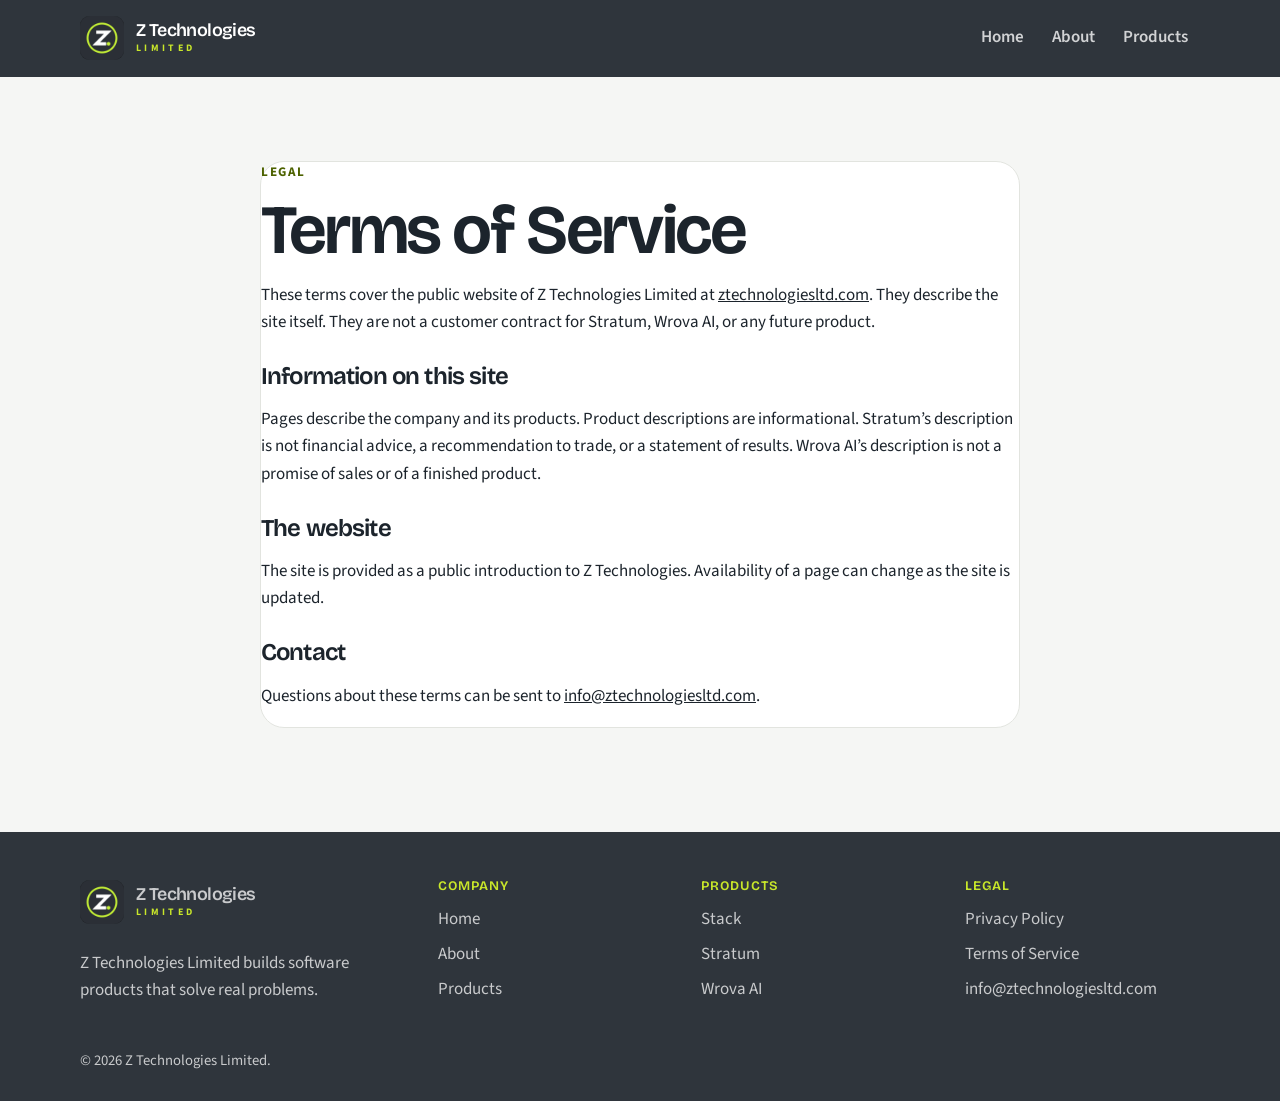
<file: terms/index.html>
<!DOCTYPE html>
<html lang="en">
<head>
  <meta charset="utf-8">
  <meta name="viewport" content="width=device-width, initial-scale=1">
  <title>Terms of Service — Z Technologies</title>
  <meta name="description" content="Terms of service for the Z Technologies website.">
  <link rel="canonical" href="https://ztechnologiesltd.com/terms/">
  <meta property="og:title" content="Terms of Service — Z Technologies">
  <meta property="og:description" content="Terms of service for ztechnologiesltd.com.">
  <meta property="og:url" content="https://ztechnologiesltd.com/terms/">
  <meta property="og:type" content="website">
  <meta name="theme-color" content="#2f353c">
  <link rel="icon" href="/favicon.png" type="image/png">
  <link rel="apple-touch-icon" href="/img/apple-touch-icon.png">
  <link rel="preconnect" href="https://fonts.googleapis.com">
  <link rel="preconnect" href="https://fonts.gstatic.com" crossorigin>
  <link href="https://fonts.googleapis.com/css2?family=Bricolage+Grotesque:opsz,wght@12..96,500;12..96,600;12..96,700&family=Source+Sans+3:ital,wght@0,400;0,500;0,600;0,700;1,400&display=swap" rel="stylesheet">
  <link rel="stylesheet" href="/css/site.css">
  <script>document.documentElement.classList.add("js")</script>
</head>
<body>
  <a class="skip" href="#content">Skip to content</a>
  <header class="header">
    <div class="shell header-bar">
      <a class="wordmark" href="/"><span class="mark" aria-hidden="true"><img src="/img/monogram.png" alt="" width="44" height="44"></span><span class="wordmark-text"><span class="wordmark-name">Z Technologies</span><span class="wordmark-legal">Limited</span></span></a>
      <button class="nav-toggle" type="button" aria-expanded="false" aria-controls="site-nav" aria-label="Menu"><span class="nav-trays" aria-hidden="true"></span></button>
      <nav class="nav-links" id="site-nav" aria-label="Primary">
        <a href="/">Home</a>
        <a href="/about/">About</a>
        <a href="/products/">Products</a>
      </nav>
    </div>
  </header>
  <main id="content" class="section">
    <div class="shell legal narrow">
      <p class="kicker">Legal</p>
      <h1>Terms of Service</h1>
      <p>These terms cover the public website of Z Technologies Limited at <a href="https://ztechnologiesltd.com">ztechnologiesltd.com</a>. They describe the site itself. They are not a customer contract for Stratum, Wrova AI, or any future product.</p>
      <h2>Information on this site</h2>
      <p>Pages describe the company and its products. Product descriptions are informational. Stratum’s description is not financial advice, a recommendation to trade, or a statement of results. Wrova AI’s description is not a promise of sales or of a finished product.</p>
      <h2>The website</h2>
      <p>The site is provided as a public introduction to Z Technologies. Availability of a page can change as the site is updated.</p>
      <h2>Contact</h2>
      <p>Questions about these terms can be sent to <a href="mailto:info@ztechnologiesltd.com">info@ztechnologiesltd.com</a>.</p>
    </div>
  </main>
  <footer class="footer">
    <div class="shell footer-grid">
      <div>
        <a class="wordmark" href="/"><span class="mark" aria-hidden="true"><img src="/img/monogram.png" alt="" width="44" height="44"></span><span class="wordmark-text"><span class="wordmark-name">Z Technologies</span><span class="wordmark-legal">Limited</span></span></a>
        <p>Z Technologies Limited builds software products that solve real problems.</p>
      </div>
      <div>
        <h2>Company</h2>
        <ul>
          <li><a href="/">Home</a></li>
          <li><a href="/about/">About</a></li>
          <li><a href="/products/">Products</a></li>
        </ul>
      </div>
      <div>
        <h2>Products</h2>
        <ul>
          <li><a href="/products/#stack">Stack</a></li>
          <li><a href="/products/#stratum">Stratum</a></li>
          <li><a href="/products/#wrova">Wrova AI</a></li>
        </ul>
      </div>
      <div>
        <h2>Legal</h2>
        <ul>
          <li><a href="/privacy/">Privacy Policy</a></li>
          <li><a href="/terms/">Terms of Service</a></li>
          <li><a href="mailto:info@ztechnologiesltd.com">info@ztechnologiesltd.com</a></li>
        </ul>
      </div>
    </div>
    <div class="shell"><p class="legal-line">© <span data-year>2026</span> Z Technologies Limited.</p></div>
  </footer>
  <script src="/js/site.js"></script>
</body>
</html>
</file>
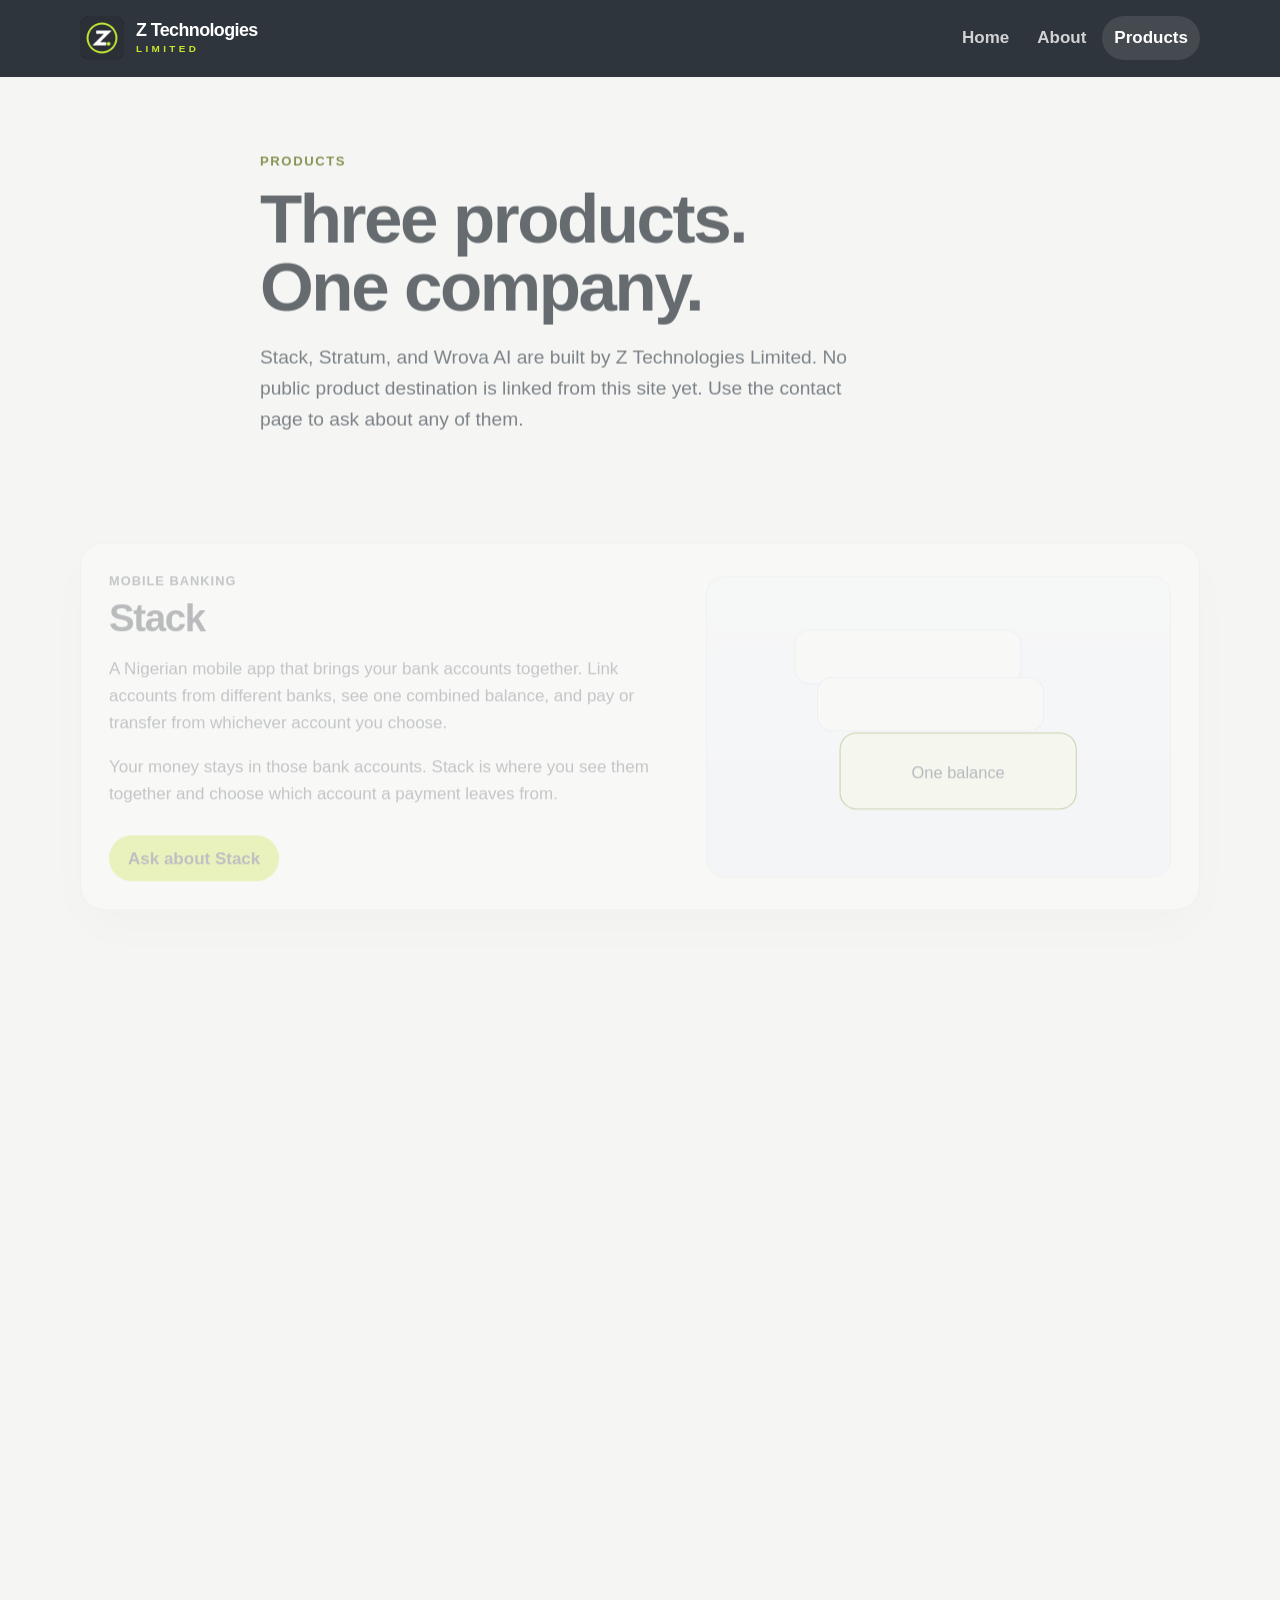
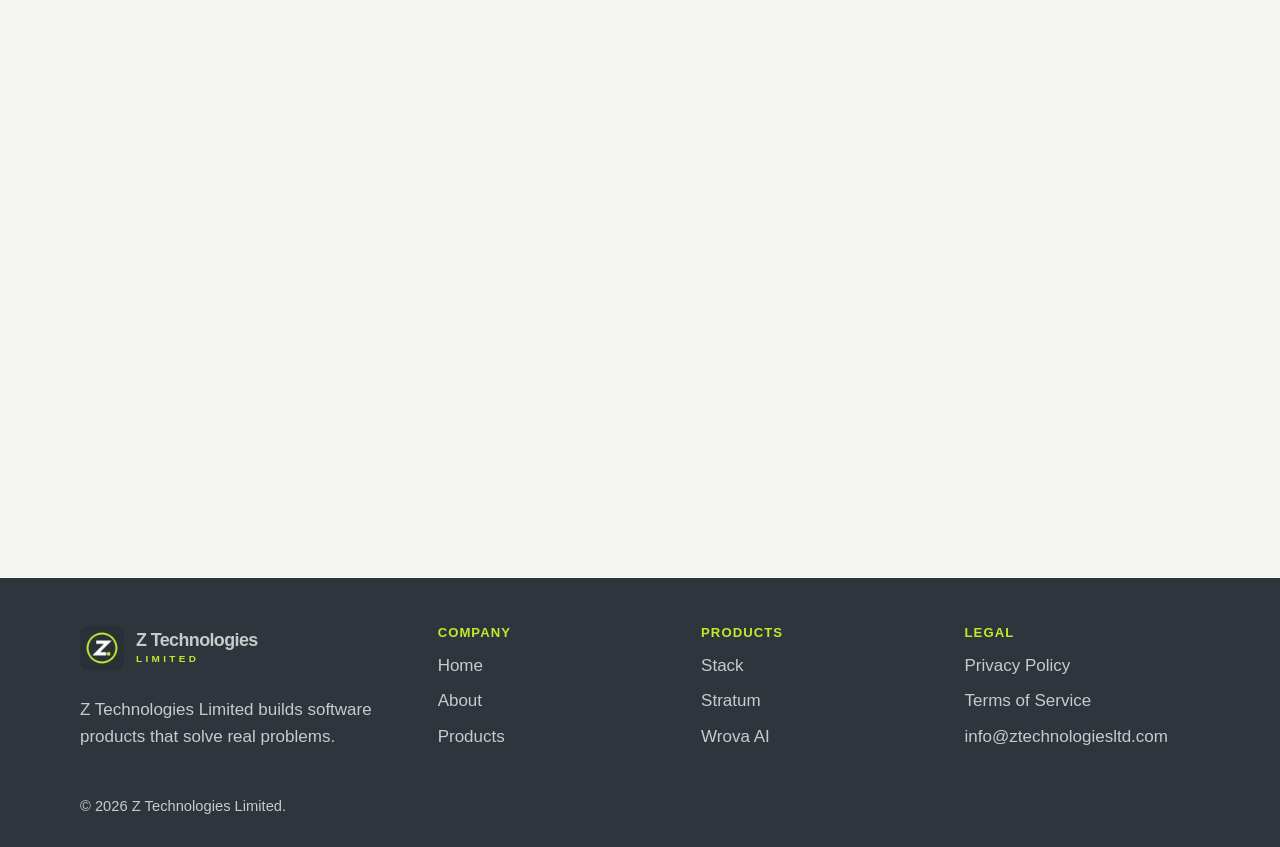
<file: manifest.html>
<!DOCTYPE html>
<html lang="en">
<head>
  <meta charset="utf-8">
  <meta name="viewport" content="width=device-width, initial-scale=1">
  <title>Wrova AI — Z Technologies</title>
  <link rel="canonical" href="https://ztechnologiesltd.com/products/#wrova">
  <meta http-equiv="refresh" content="0; url=/products/#wrova">
  <link rel="icon" href="/favicon.png" type="image/png">
  <link rel="apple-touch-icon" href="/img/apple-touch-icon.png">
  <link rel="stylesheet" href="/css/site.css">
</head>
<body>
  <main class="moved">
    <div class="shell narrow">
      <p class="kicker">Wrova AI</p>
      <h1>Wrova AI now lives on the products page.</h1>
      <p class="lede"><a href="/products/#wrova">Continue to Wrova AI</a></p>
    </div>
  </main>
</body>
</html>
</file>
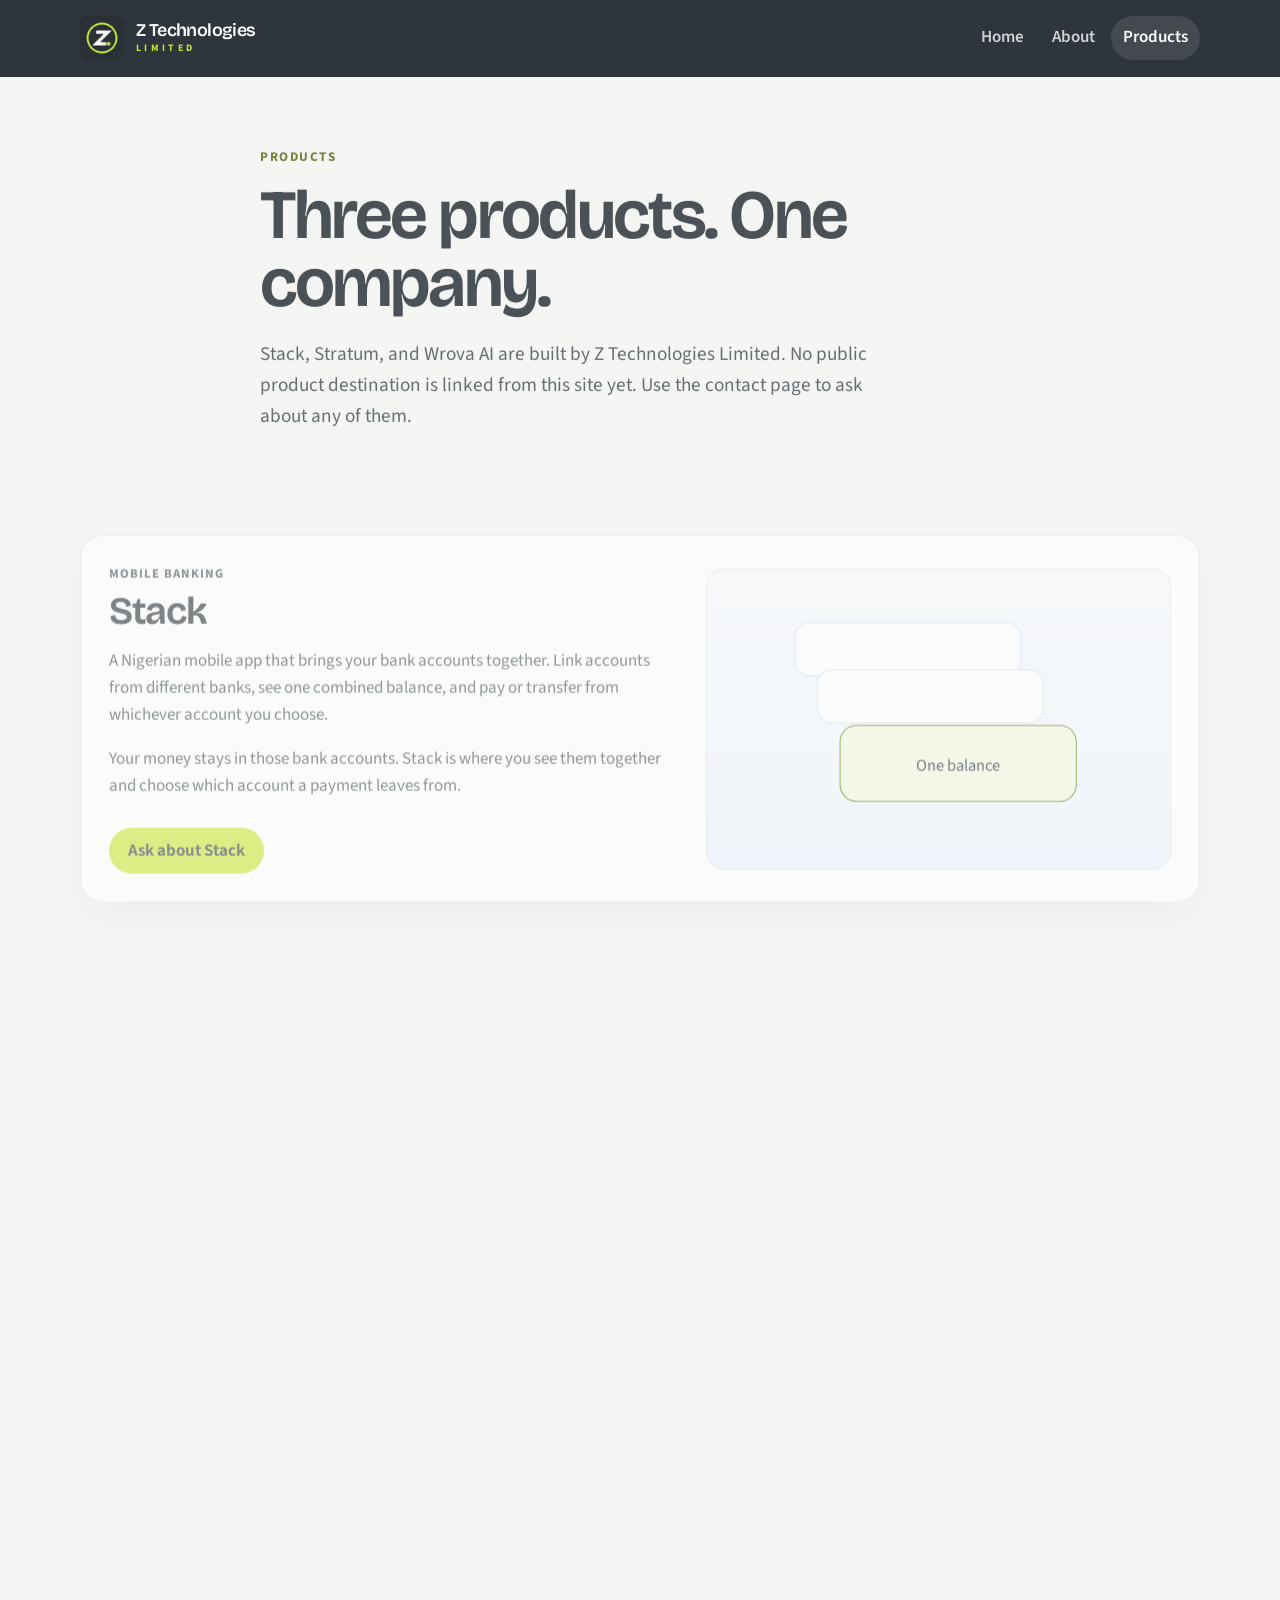
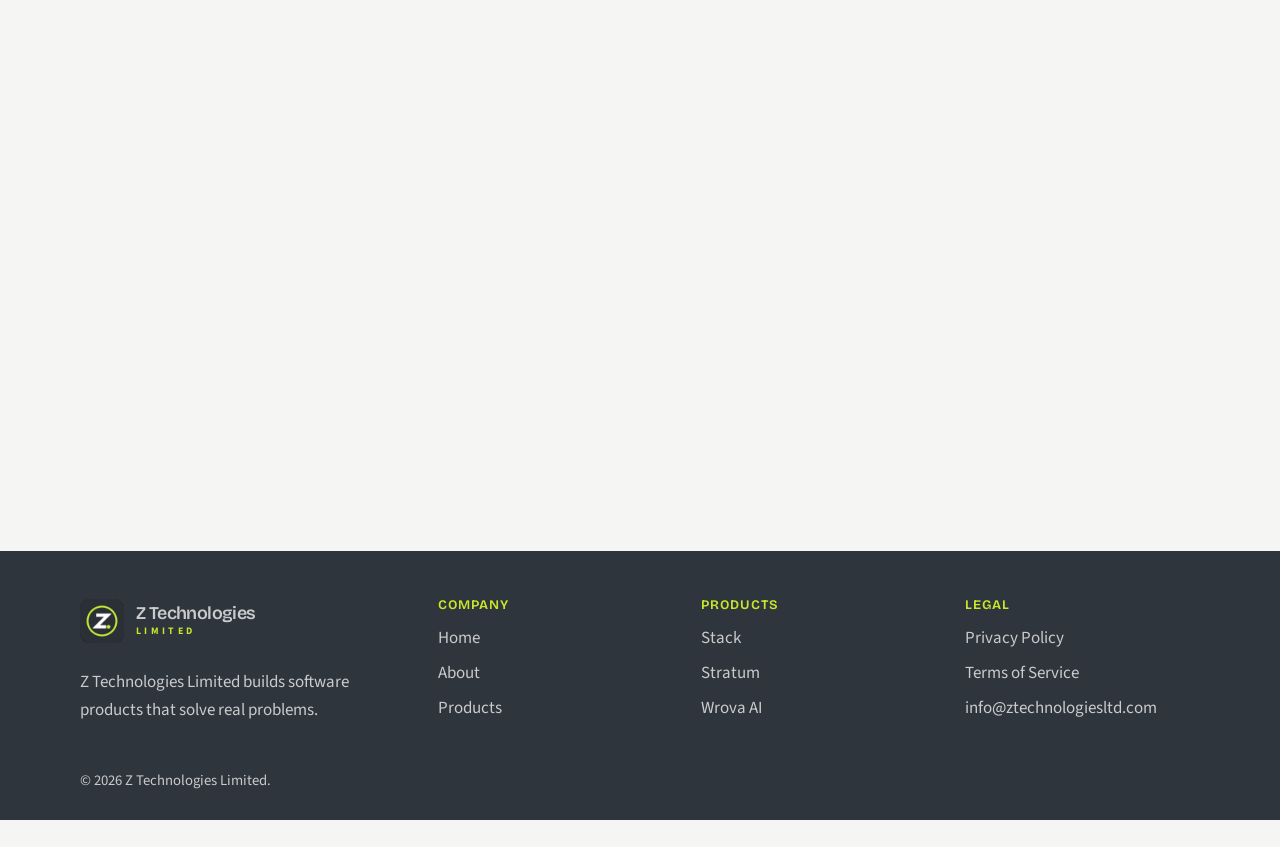
<file: stack.html>
<!DOCTYPE html>
<html lang="en">
<head>
  <meta charset="utf-8">
  <meta name="viewport" content="width=device-width, initial-scale=1">
  <title>Products — Z Technologies</title>
  <link rel="canonical" href="https://ztechnologiesltd.com/products/#stack">
  <meta http-equiv="refresh" content="0; url=/products/#stack">
  <link rel="icon" href="/favicon.png" type="image/png">
  <link rel="apple-touch-icon" href="/img/apple-touch-icon.png">
  <link rel="stylesheet" href="/css/site.css">
</head>
<body>
  <main class="moved">
    <div class="shell narrow">
      <p class="kicker">Products</p>
      <h1>Stack now lives on the products page.</h1>
      <p class="lede"><a href="/products/#stack">Continue to Stack</a></p>
    </div>
  </main>
</body>
</html>
</file>
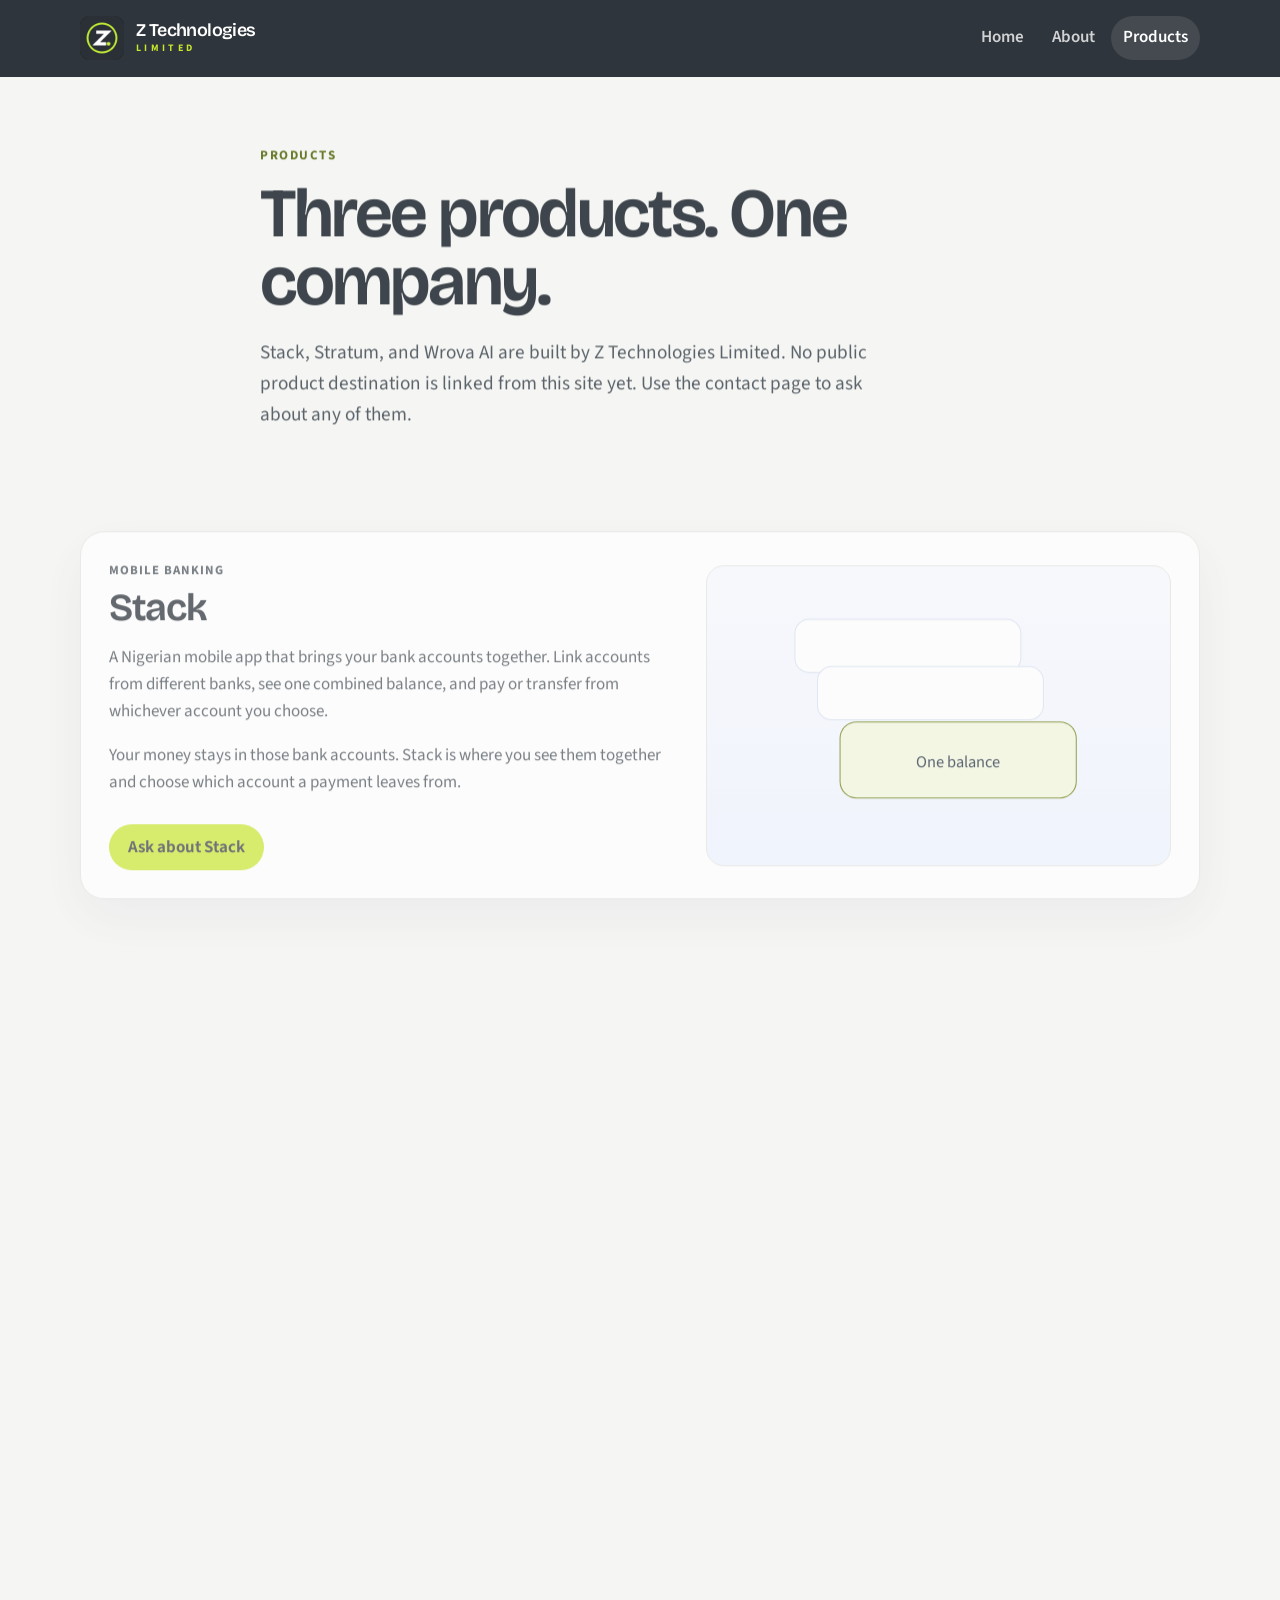
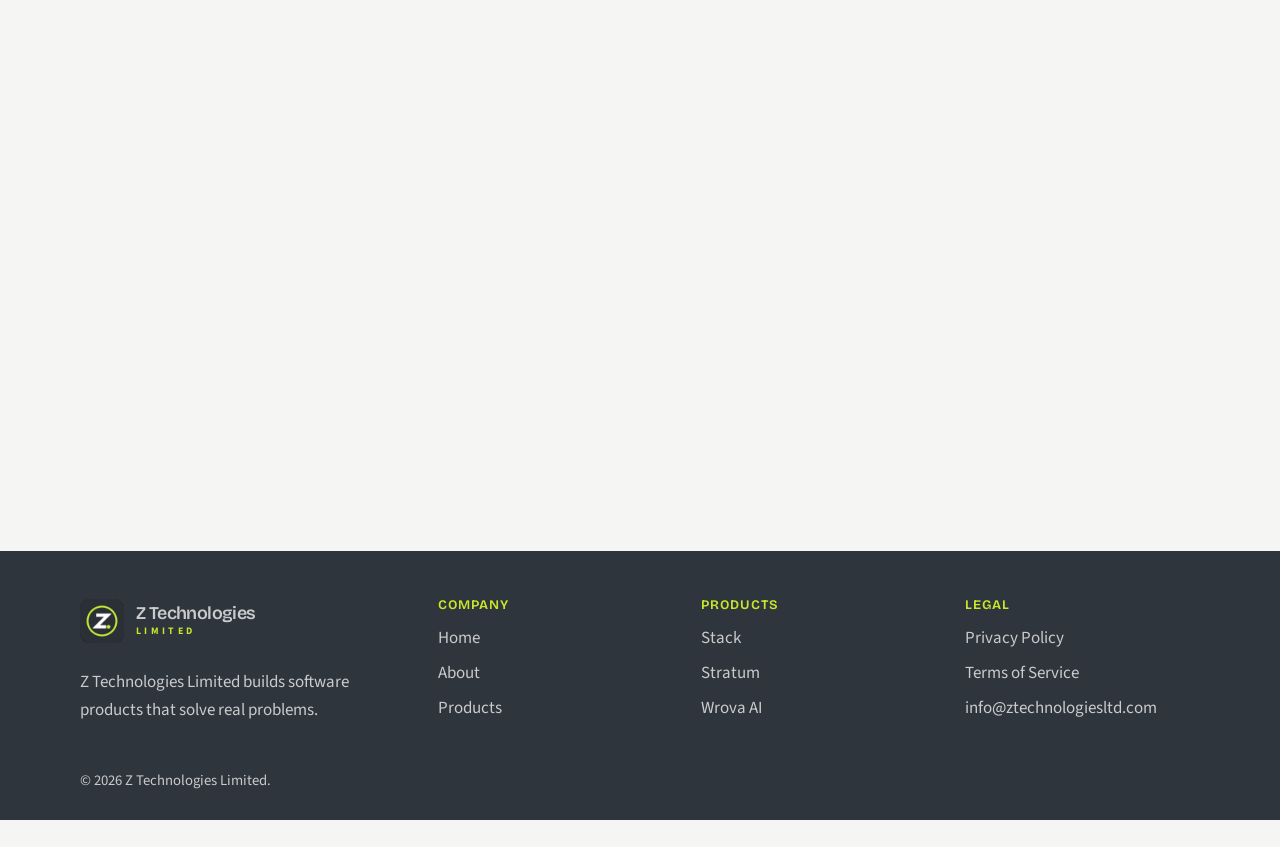
<file: stratum.html>
<!DOCTYPE html>
<html lang="en">
<head>
  <meta charset="utf-8">
  <meta name="viewport" content="width=device-width, initial-scale=1">
  <title>Stratum — Z Technologies</title>
  <link rel="canonical" href="https://ztechnologiesltd.com/products/#stratum">
  <meta http-equiv="refresh" content="0; url=/products/#stratum">
  <link rel="icon" href="/favicon.png" type="image/png">
  <link rel="apple-touch-icon" href="/img/apple-touch-icon.png">
  <link rel="stylesheet" href="/css/site.css">
</head>
<body>
  <main class="moved">
    <div class="shell narrow">
      <p class="kicker">Stratum</p>
      <h1>Stratum now lives on the products page.</h1>
      <p class="lede"><a href="/products/#stratum">Continue to Stratum</a></p>
    </div>
  </main>
</body>
</html>
</file>
<file: css/site.css>
:root {
  --bg: #f5f6f4;
  --surface: #ffffff;
  --ink: #1c242c;
  --muted: #3e474f;
  --line: #e2e4df;
  --charcoal: #2f353c;
  --lime: #c8e62a;
  --blue: #5f7600;
  --blue-deep: #4d6200;
  --blue-soft: #f3f7dc;
  --danger: #9f1239;
  --shadow: 0 18px 50px rgba(18, 32, 51, 0.07);
  --radius: 18px;
  --shell: 1120px;
  --header: 76px;
}

*,
*::before,
*::after { box-sizing: border-box; }

html { color-scheme: light; scroll-behavior: smooth; }

body {
  margin: 0;
  background: var(--bg);
  color: var(--ink);
  font-family: "Source Sans 3", "Segoe UI", sans-serif;
  font-size: 1.0625rem;
  line-height: 1.6;
  text-rendering: optimizeLegibility;
  overflow-x: clip;
}

img, svg { display: block; max-width: 100%; }

a { color: inherit; }

:focus-visible {
  outline: 2px solid var(--blue-deep);
  outline-offset: 3px;
}

::selection { background: #e5f29a; color: var(--ink); }

.skip {
  position: absolute;
  left: 16px;
  top: 12px;
  z-index: 40;
  padding: 8px 12px;
  background: var(--ink);
  color: white;
  transform: translateY(-150%);
}

.skip:focus { transform: none; }

.shell {
  width: min(var(--shell), calc(100% - 40px));
  margin-inline: auto;
}

.header {
  position: relative;
  z-index: 30;
  background: var(--charcoal);
  border-bottom: 1px solid transparent;
  color: white;
}

.nav-backdrop {
  position: fixed;
  inset: 0;
  z-index: 25;
  border: 0;
  margin: 0;
  padding: 0;
  background: rgba(18, 22, 26, 0.46);
  opacity: 0;
  pointer-events: none;
  transition: opacity 0.25s ease;
}

.nav-backdrop.is-open {
  opacity: 1;
  pointer-events: auto;
}

body.nav-open { overflow: hidden; }

.header-bar {
  display: flex;
  align-items: center;
  justify-content: space-between;
  min-height: var(--header);
  gap: 20px;
}

.wordmark {
  display: inline-flex;
  align-items: center;
  gap: 12px;
  text-decoration: none;
  color: white;
  font-family: "Bricolage Grotesque", "Segoe UI", sans-serif;
  font-weight: 600;
  letter-spacing: -0.03em;
}

.wordmark-name { display: block; font-size: 1.12rem; line-height: 1; }

.wordmark-legal {
  display: block;
  margin-top: 4px;
  color: var(--lime);
  font-family: "Source Sans 3", "Segoe UI", sans-serif;
  font-size: 0.62rem;
  font-weight: 700;
  letter-spacing: 0.34em;
  text-transform: uppercase;
  line-height: 1;
}

.mark {
  display: block;
  width: 44px;
  height: 44px;
  flex: none;
  background: none;
}

.mark img {
  width: 44px;
  height: 44px;
  border-radius: 22%;
  display: block;
}

.nav-links {
  display: flex;
  align-items: center;
  gap: 4px;
}

.nav-links a {
  text-decoration: none;
  padding: 8px 12px;
  border-radius: 999px;
  color: rgba(255, 255, 255, 0.78);
  font-weight: 600;
}

.nav-links a:hover,
.nav-links a[aria-current="page"] { color: white; }

.nav-links a[aria-current="page"] { background: rgba(255, 255, 255, 0.1); }

.nav-toggle {
  display: none;
  align-items: center;
  justify-content: center;
  width: 44px;
  height: 44px;
  padding: 0;
  border: 0;
  background: transparent;
  color: white;
  cursor: pointer;
  flex: none;
}

.nav-toggle:focus-visible {
  outline: 2px solid var(--lime);
  outline-offset: 3px;
  border-radius: 8px;
}

.nav-trays,
.nav-trays::before,
.nav-trays::after {
  display: block;
  width: 20px;
  height: 2px;
  border-radius: 2px;
  background: currentColor;
}

.nav-trays { position: relative; }

.nav-trays::before,
.nav-trays::after {
  content: "";
  position: absolute;
  left: 0;
  transition: transform 0.2s ease, top 0.2s ease;
}

.nav-trays::before { top: -7px; }
.nav-trays::after { top: 7px; }

.nav-toggle[aria-expanded="true"] .nav-trays { background: transparent; }

.nav-toggle[aria-expanded="true"] .nav-trays::before {
  top: 0;
  transform: rotate(45deg);
}

.nav-toggle[aria-expanded="true"] .nav-trays::after {
  top: 0;
  transform: rotate(-45deg);
}

.btn {
  display: inline-flex;
  align-items: center;
  justify-content: center;
  min-height: 46px;
  padding: 0 18px;
  border-radius: 999px;
  border: 1px solid transparent;
  text-decoration: none;
  font-weight: 650;
  cursor: pointer;
  font: inherit;
  font-weight: 650;
}

.btn-primary {
  background: var(--lime);
  color: var(--charcoal);
  box-shadow: none;
}

.btn-primary:hover { background: #d7f25a; }

.btn-secondary {
  background: white;
  color: var(--ink);
  border-color: var(--line);
}

.btn-secondary:hover { border-color: #c5d0e0; }

.hero {
  position: relative;
  overflow: hidden;
  padding: 72px 0 36px;
}

.hero::before {
  content: "";
  position: absolute;
  inset: 0 0 0 35%;
  background-image: radial-gradient(rgba(200, 230, 42, 0.55) 1.1px, transparent 1.2px);
  background-size: 18px 18px;
  mask-image: linear-gradient(90deg, transparent, #000 18%, #000 80%, transparent);
  pointer-events: none;
}

.hero-grid {
  position: relative;
  display: grid;
  grid-template-columns: minmax(0, 1.05fr) minmax(280px, 0.95fr);
  gap: 48px;
  align-items: center;
}

.kicker {
  margin: 0 0 14px;
  color: var(--blue-deep);
  font-size: 0.82rem;
  font-weight: 700;
  letter-spacing: 0.12em;
  text-transform: uppercase;
}

h1, h2, h3, .wordmark, .product-name {
  font-family: "Bricolage Grotesque", "Segoe UI", sans-serif;
  letter-spacing: -0.035em;
}

h1 {
  margin: 0;
  font-size: clamp(2.7rem, 5.4vw, 4.5rem);
  line-height: 0.98;
  font-weight: 650;
  max-width: 16ch;
}

h2 {
  margin: 0;
  font-size: clamp(2rem, 3.5vw, 2.8rem);
  line-height: 1.05;
  font-weight: 640;
}

h3 { margin: 0; font-size: 1.35rem; font-weight: 640; }

.lede, .prose p { color: var(--muted); }

.lede {
  max-width: 38rem;
  margin: 22px 0 0;
  font-size: 1.2rem;
}

.actions {
  display: flex;
  flex-wrap: wrap;
  gap: 12px;
  margin-top: 28px;
}

.hero-card {
  background: rgba(255, 255, 255, 0.9);
  border: 1px solid var(--line);
  border-radius: 28px;
  box-shadow: var(--shadow);
  padding: 18px;
}

.hero-card svg { width: 100%; height: auto; }

.section { padding: 84px 0; }

.section-head {
  display: grid;
  grid-template-columns: minmax(0, 0.8fr) minmax(0, 1.2fr);
  gap: 32px;
  align-items: end;
  margin-bottom: 36px;
}

.section-head p { margin: 0; color: var(--muted); max-width: 42rem; }

.principles {
  display: grid;
  grid-template-columns: repeat(3, minmax(0, 1fr));
  border: 1px solid var(--line);
  border-radius: var(--radius);
  background: white;
  overflow: hidden;
}

.principle { padding: 28px 24px 32px; }

.principle + .principle { border-left: 1px solid var(--line); }

.principle span {
  display: block;
  margin-bottom: 18px;
  color: var(--blue);
  font-weight: 700;
  font-variant-numeric: tabular-nums;
}

.principle p { margin: 8px 0 0; color: var(--muted); }

.products { display: grid; gap: 18px; }

.product {
  display: grid;
  grid-template-columns: minmax(0, 1.1fr) minmax(240px, 0.9fr);
  gap: 28px;
  align-items: center;
  padding: 28px;
  background: white;
  border: 1px solid var(--line);
  border-radius: 24px;
  box-shadow: var(--shadow);
}

.product.reverse { grid-template-columns: minmax(240px, 0.9fr) minmax(0, 1.1fr); }

.product.reverse .product-copy { order: 2; }

.product-kicker {
  margin: 0 0 8px;
  color: var(--blue-deep);
  font-size: 0.8rem;
  font-weight: 700;
  letter-spacing: 0.08em;
  text-transform: uppercase;
}

.product-name { font-size: clamp(2rem, 3vw, 2.6rem); line-height: 1; }

.product p { color: var(--muted); max-width: 42rem; }

.visual {
  border-radius: 18px;
  background:
    linear-gradient(180deg, #f8faff, #eef3ff);
  border: 1px solid var(--line);
  min-height: 220px;
  padding: 16px;
}

.visual svg { width: 100%; height: auto; }

.reasons { display: grid; gap: 0; border-top: 1px solid var(--line); }

.reason {
  display: grid;
  grid-template-columns: 180px minmax(0, 1fr);
  gap: 24px;
  padding: 22px 0;
  border-bottom: 1px solid var(--line);
}

.reason strong {
  font-family: "Bricolage Grotesque", "Segoe UI", sans-serif;
  font-weight: 640;
  letter-spacing: -0.03em;
}

.reason p { margin: 0; color: var(--muted); }

.contact-panel, .form-card, .notice, .legal {
  background: white;
  border: 1px solid var(--line);
  border-radius: 24px;
}

.contact-panel, .form-card { padding: 28px; box-shadow: var(--shadow); }

.form-grid { display: grid; gap: 16px; }

.form-row { display: grid; grid-template-columns: 1fr 1fr; gap: 16px; }

label { display: block; font-weight: 650; margin-bottom: 6px; }

input, textarea {
  width: 100%;
  border: 1px solid #cfd7e4;
  background: #fbfcfe;
  color: var(--ink);
  border-radius: 12px;
  padding: 12px 14px;
  font: inherit;
}

textarea { min-height: 140px; resize: vertical; }

input:focus, textarea:focus {
  border-color: var(--blue);
  background: white;
  outline: 2px solid rgba(31, 79, 255, 0.25);
  outline-offset: 1px;
}

.field-error {
  min-height: 1.2em;
  margin: 6px 0 0;
  color: var(--danger);
  font-size: 0.92rem;
}

.form-status {
  margin: 0;
  padding: 12px 14px;
  border-radius: 12px;
  background: var(--blue-soft);
  color: var(--ink);
}

.form-status[hidden] { display: none; }

.page-intro { padding: 64px 0 12px; }

.page-intro h1 { max-width: 14ch; }

.narrow { max-width: 760px; }

.prose p { margin: 0 0 16px; }

.notice {
  padding: 16px 18px;
  margin: 0 0 24px;
  color: var(--ink);
  background: #fff8eb;
  border-color: #f0dfb8;
}

.legal h2 { font-size: 1.5rem; margin: 28px 0 8px; }

.footer {
  margin-top: 20px;
  padding: 48px 0 28px;
  border-top: 0;
  background: var(--charcoal);
  color: white;
}

.footer-grid {
  display: grid;
  grid-template-columns: 1.4fr 1fr 1fr 1fr;
  gap: 28px;
}

.footer p, .footer a { color: rgba(255, 255, 255, 0.74); }

.footer a { text-decoration: none; }

.footer a:hover { color: white; }

.footer h2 {
  font-size: 0.82rem;
  letter-spacing: 0.08em;
  text-transform: uppercase;
  margin: 0 0 12px;
  color: var(--lime);
}

.footer ul { list-style: none; margin: 0; padding: 0; display: grid; gap: 8px; }

.legal-line {
  margin: 28px 0 0;
  color: rgba(255, 255, 255, 0.55);
  font-size: 0.92rem;
}

.moved { padding: 80px 0 100px; }

@media (max-width: 980px) {
  .hero-grid,
  .section-head,
  .product,
  .product.reverse,
  .reason,
  .form-row { grid-template-columns: 1fr; }

  .footer-grid { grid-template-columns: 1fr 1fr; }

  .product.reverse .product-copy { order: 0; }

  .principles { grid-template-columns: 1fr; }

  .principle + .principle { border-left: 0; border-top: 1px solid var(--line); }

  h1, .page-intro h1 { max-width: none; }

  .hero::before { inset: auto 0 0 0; height: 42%; mask-image: linear-gradient(#000, transparent); }
}

@media (max-width: 980px) {
  .shell { width: min(var(--shell), calc(100% - 32px)); }

  .js .nav-toggle { display: inline-flex; }

  .js .header-bar { flex-wrap: nowrap; }

  .js .nav-links {
    position: absolute;
    top: 100%;
    left: 0;
    right: 0;
    z-index: 1;
    display: flex;
    flex-direction: column;
    align-items: stretch;
    gap: 2px;
    max-height: 0;
    padding: 0 max(16px, calc((100vw - var(--shell)) / 2));
    overflow: hidden;
    background: var(--charcoal);
    border-bottom: 1px solid rgba(255, 255, 255, 0.08);
    box-shadow: 0 18px 40px rgba(18, 22, 26, 0.22);
    opacity: 0;
    visibility: hidden;
    pointer-events: none;
    transition: max-height 0.32s cubic-bezier(.16, 1, .3, 1), opacity 0.22s ease, visibility 0.32s;
  }

  .js .nav-links.is-open {
    max-height: 240px;
    padding-top: 8px;
    padding-bottom: 16px;
    opacity: 1;
    visibility: visible;
    pointer-events: auto;
  }

  .js .nav-links a {
    padding: 13px 14px;
    border-radius: 12px;
  }

  .hero { padding-top: 40px; }

  .section { padding: 64px 0; }
}

@media (max-width: 640px) {
  .shell { width: min(var(--shell), calc(100% - 28px)); }

  h1 { font-size: clamp(2.15rem, 11vw, 3rem); }

  .lede { font-size: 1.05rem; }

  .hero { padding: 28px 0 12px; }

  .section { padding: 48px 0; }

  .page-intro { padding-top: 36px; }

  .product,
  .form-card,
  .contact-panel { padding: 18px; border-radius: 18px; }

  .visual { min-height: 0; padding: 8px; }

  .hero-card { padding: 8px; border-radius: 20px; }

  .actions { flex-direction: column; align-items: stretch; }

  .actions .btn { width: 100%; margin-left: 0; }

  .footer-grid { grid-template-columns: 1fr; gap: 22px; }

  .wordmark { font-size: 0.98rem; }

  .principle { padding: 20px 16px 24px; }
}

@keyframes rise {
  from { opacity: 0; transform: translateY(28px); }
  to { opacity: 1; transform: none; }
}

html.motion .reveal {
  opacity: 0;
  transform: translateY(28px);
}

html.motion .reveal.is-in {
  animation: rise 0.75s cubic-bezier(.16, 1, .3, 1) both;
  animation-delay: var(--reveal-delay, 0ms);
}

@media (min-width: 981px) {
  .nav-backdrop { display: none; }
}

@media (prefers-reduced-motion: reduce) {
  html { scroll-behavior: auto; }
  .nav-trays::before,
  .nav-trays::after,
  .nav-links,
  .nav-backdrop { transition: none; }
  .btn-primary { box-shadow: none; }
  html.motion .reveal,
  html.motion .reveal.is-in {
    opacity: 1;
    transform: none;
    animation: none;
  }
}
</file>
